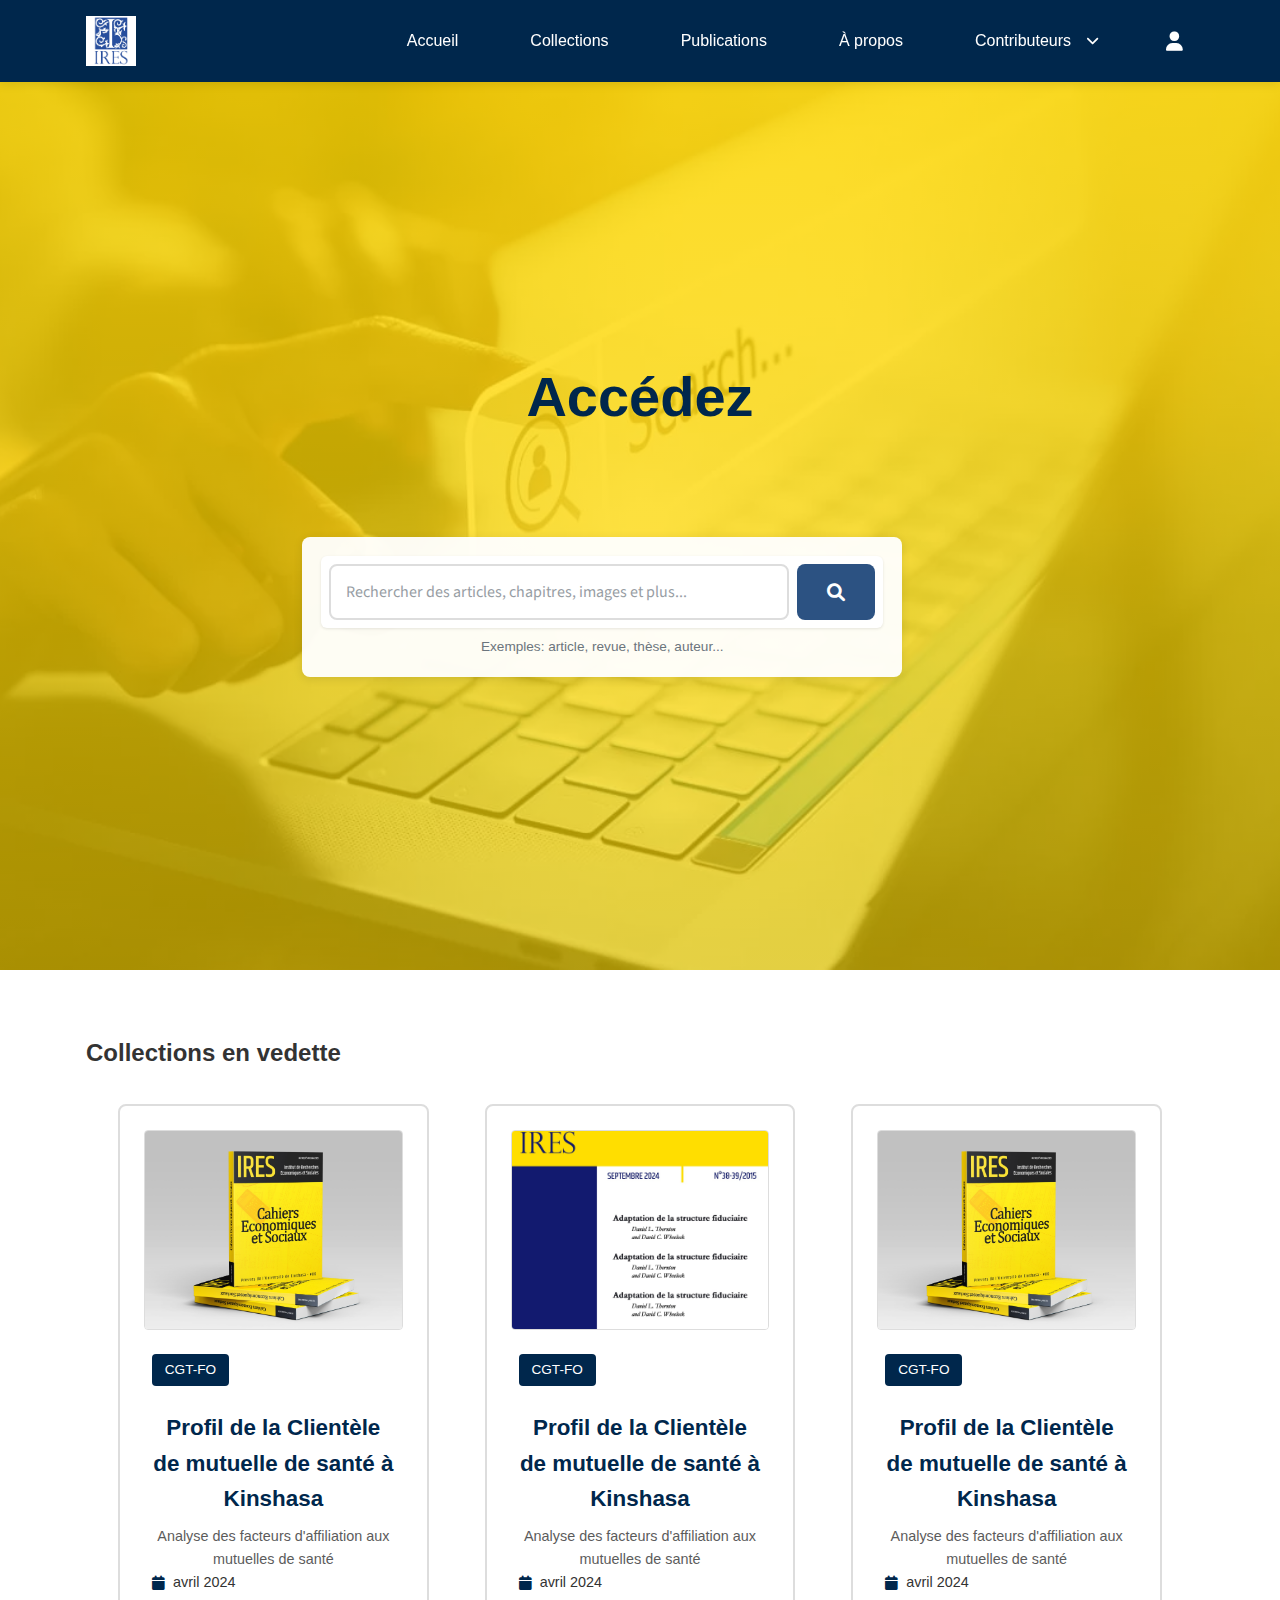
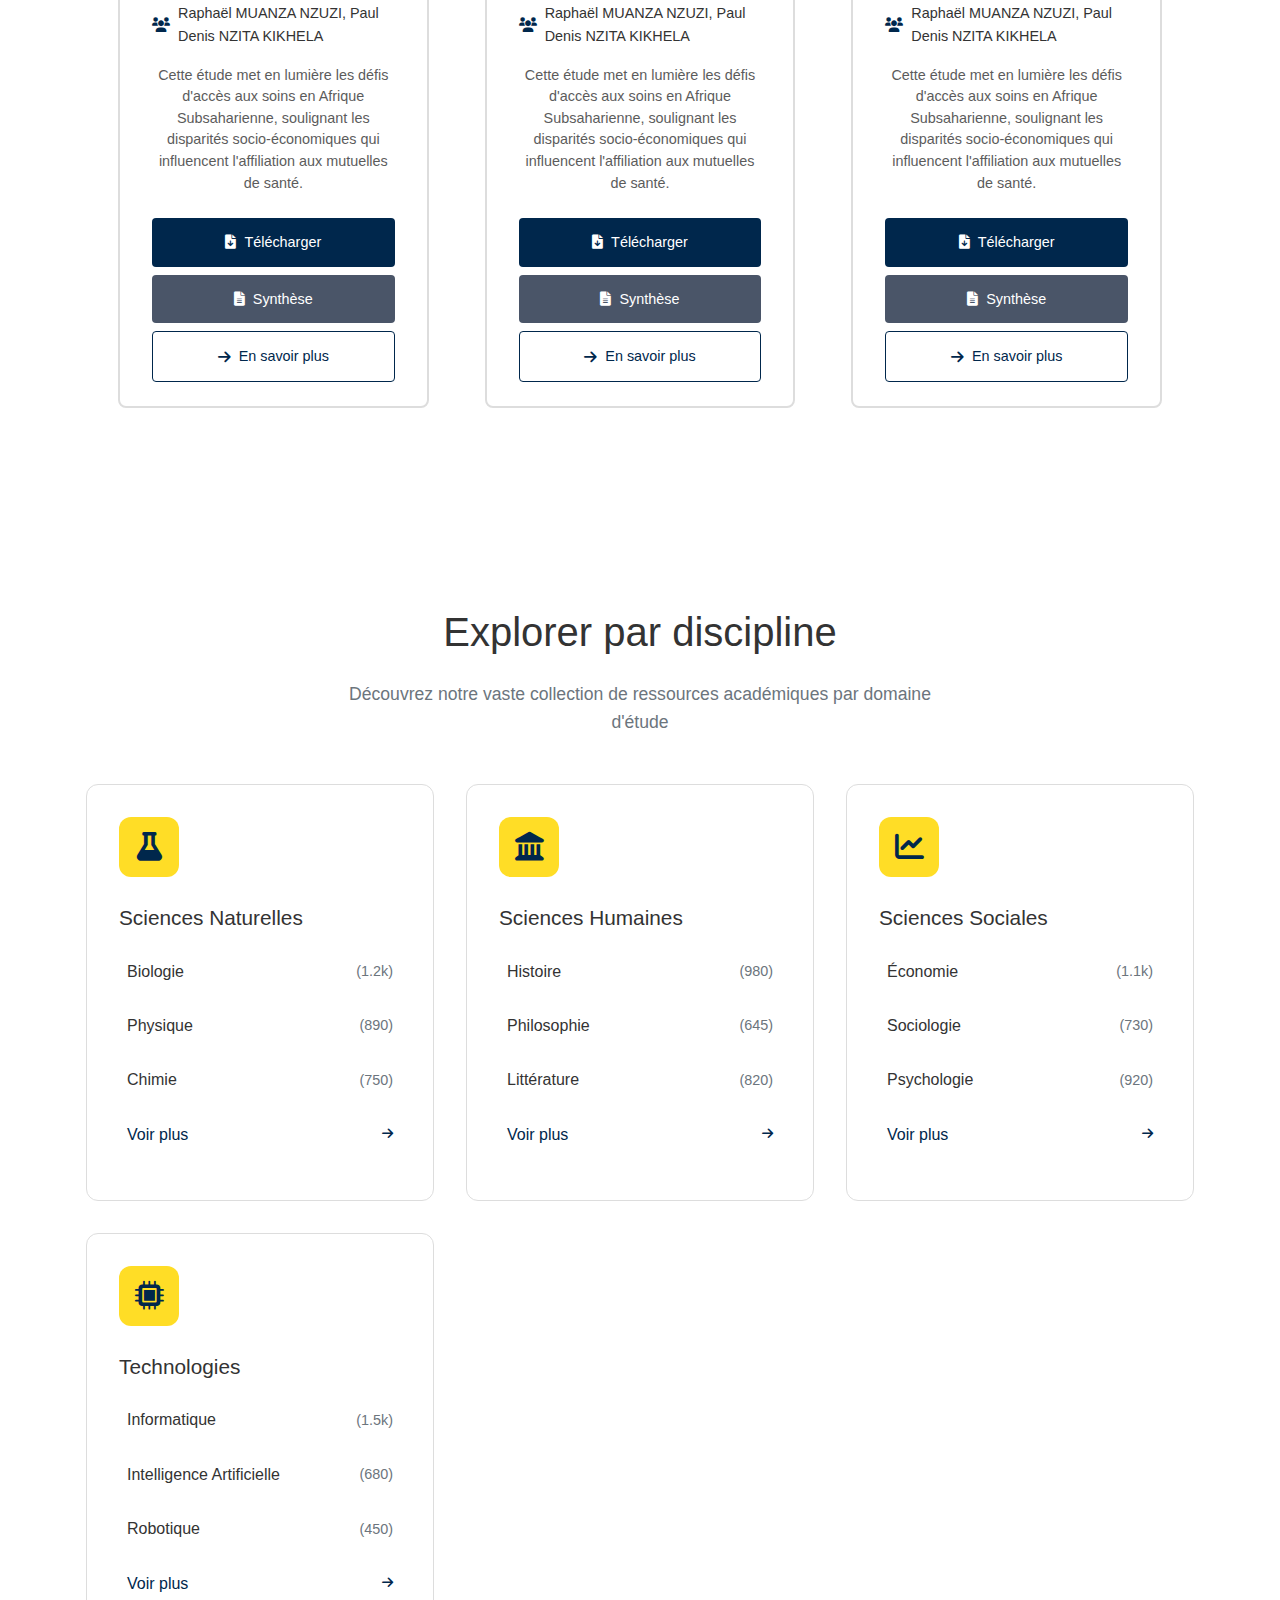
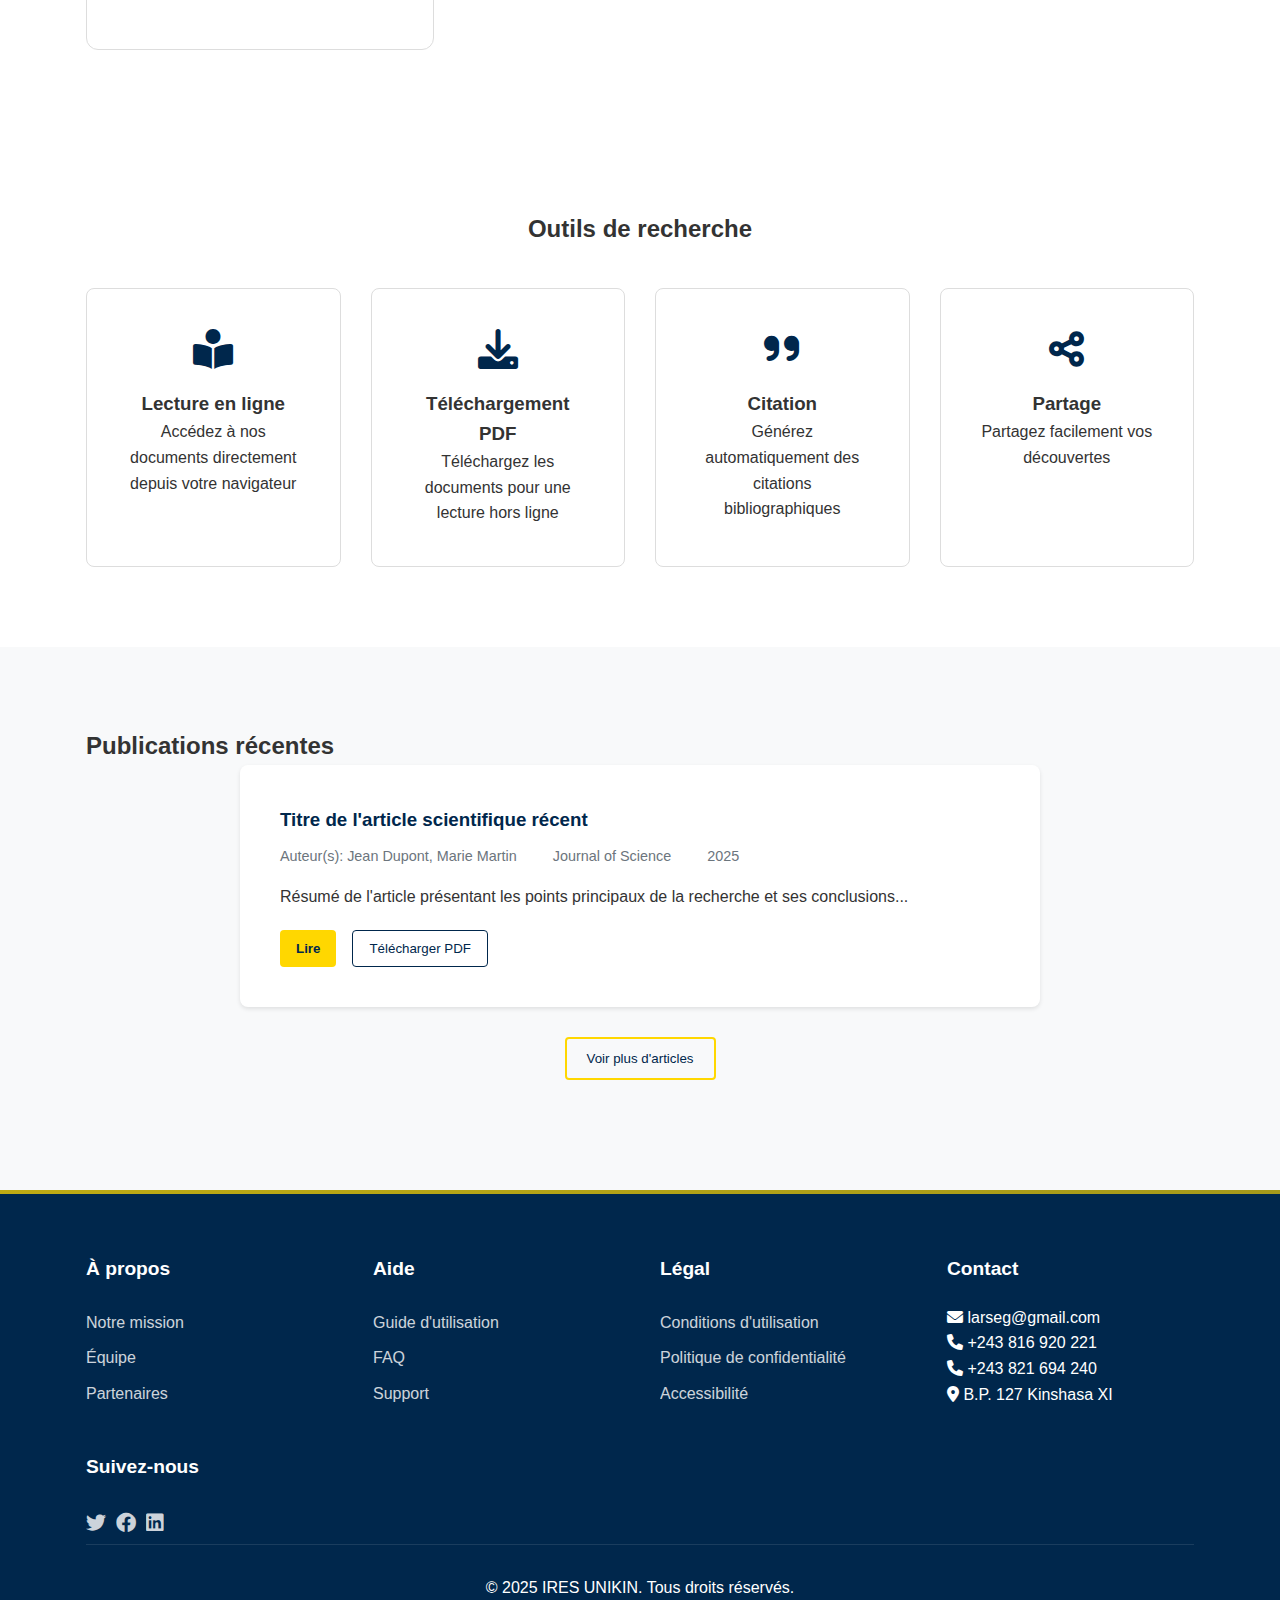
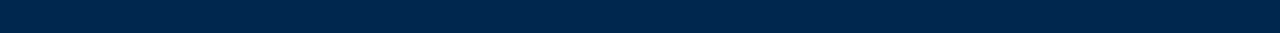
<file: index.html>
<!DOCTYPE html>
<html lang="fr">
<head>
    <meta charset="UTF-8">
    <meta name="viewport" content="width=device-width, initial-scale=1.0">
    <link rel="icon" type="image/jpeg" href="images/logo.jpeg">
    <title>IRES</title>
    <link rel="stylesheet" href="https://cdnjs.cloudflare.com/ajax/libs/font-awesome/6.0.0/css/all.min.css">
    <link rel="preconnect" href="https://fonts.googleapis.com">
    <link rel="preconnect" href="https://fonts.gstatic.com" crossorigin>
    <link href="https://fonts.googleapis.com/css2?family=Crimson+Text:wght@400;600;700&family=Source+Sans+3:wght@300;400;500;600&display=swap" rel="stylesheet">
    <link rel="stylesheet" href="style.css">
</head>
<body>
    <header class="main-header">
        <div class="container">
            <a href="index.html" class="logo">
                <img src="images/logo.jpeg" alt="IRES Logo" class="logo-image">
            </a>
            <button class="menu-toggle" id="menuToggle" aria-label="Toggle navigation">
                <i class="fas fa-bars"></i>
            </button>
            <nav class="main-nav" id="mainNav">
                <ul>
                    <li><a href="index.html">Accueil</a></li>
                    <li><a href="collections.html">Collections</a></li>
                    <li><a href="publication.html">Publications</a></li>
                    <li><a href="#about">À propos</a></li>
                    <li class="dropdown">
                        <a href="#" class="dropdown-toggle">
                            Contributeurs
                            <i class="fas fa-chevron-down"></i>
                        </a>
                        <ul class="dropdown-menu">
                            <li><a href="#editeurs">Éditeurs</a></li>
                            <li><a href="#auteurs">Auteurs</a></li>
                        </ul>
                    </li>
                    <li class="dropdown icon-dropdown">
                        <a href="#" class="dropdown-toggle nav-icon">
                            <i class="fas fa-user"></i>
                        </a>
                        <ul class="dropdown-menu">
                            <li><a href="#profile"><i class="fas fa-user-circle"></i> Profile</a></li>
                            <li><a href="login.html"><i class="fas fa-sign-in-alt"></i> Connexion</a></li>
                            <li><a href="#logout"><i class="fas fa-sign-out-alt"></i> Déconnexion</a></li>
                        </ul>
                    </li>
                </ul>
            </nav>
        </div>
    </header>

    <main>
        <section class="hero">
            <img src="images/library-bg.jpg" alt="Bibliothèque 1" class="hero-image active">
            <img src="images/ires.jpg" alt="Bibliothèque 2" class="hero-image">
            <div class="hero-overlay"></div>
            <div class="hero-content">
                <h1>
                    <span class="typing-text">Accédez</span>
                    <span class="fade-in-text">à la recherche académique</span>
                </h1>
                <div class="search-wrapper">
                    <form class="search-form">
                        <div class="search-input-wrapper">
                            <input type="text" class="search-input" placeholder="Rechercher des articles, chapitres, images et plus...">
                            <button type="submit" class="search-button">
                                <i class="fas fa-search"></i>
                            </button>
                        </div>
                    </form>
                    <div class="search-examples">
                        Exemples: article, revue, thèse, auteur...
                    </div>
                </div>
            </div>
        </section>

        <section class="featured">
            <div class="container">
                <h2>Collections en vedette</h2>
                <div class="featured-grid">
                    <article class="featured-item">
                        <a href="collection.html" class="featured-image">
                            <img src="images/ires1.jpeg" alt="Profil de la Clientèle de mutuelle de santé à Kinshasa">
                        </a>
                        <div class="featured-content">
                            <span class="collection-tag">CGT-FO</span>
                            <h3>Profil de la Clientèle de mutuelle de santé à Kinshasa</h3>
                            <p class="collection-subtitle">Analyse des facteurs d'affiliation aux mutuelles de santé</p>
                            <div class="collection-meta">
                                <span class="date"><i class="fas fa-calendar"></i> avril 2024</span>
                                <span class="authors"><i class="fas fa-users"></i> Raphaël MUANZA NZUZI, Paul Denis NZITA KIKHELA</span>
                            </div>
                            <p class="description">Cette étude met en lumière les défis d'accès aux soins en Afrique Subsaharienne, soulignant les disparités socio-économiques qui influencent l'affiliation aux mutuelles de santé.</p>
                            <div class="collection-actions">
                                <a href="collection.html" class="btn-download"><i class="fas fa-file-download"></i> Télécharger</a>
                                <a href="collection.html" class="btn-synthesis"><i class="fas fa-file-alt"></i> Synthèse</a>
                                <a href="collection.html" class="btn-more"><i class="fas fa-arrow-right"></i> En savoir plus</a>
                            </div>
                        </div>
                    </article>
                    <article class="featured-item">
                        <a href="collection.html" class="featured-image">
                            <img src="images/ires2.jpeg" alt="Innovation sociale">
                        </a>
                        <div class="featured-content">
                            <span class="collection-tag">CGT-FO</span>
                            <h3>Profil de la Clientèle de mutuelle de santé à Kinshasa</h3>
                            <p class="collection-subtitle">Analyse des facteurs d'affiliation aux mutuelles de santé</p>
                            <div class="collection-meta">
                                <span class="date"><i class="fas fa-calendar"></i> avril 2024</span>
                                <span class="authors"><i class="fas fa-users"></i> Raphaël MUANZA NZUZI, Paul Denis NZITA KIKHELA</span>
                            </div>
                            <p class="description">Cette étude met en lumière les défis d'accès aux soins en Afrique Subsaharienne, soulignant les disparités socio-économiques qui influencent l'affiliation aux mutuelles de santé.</p>
                            <div class="collection-actions">
                                <a href="collection.html" class="btn-download"><i class="fas fa-file-download"></i> Télécharger</a>
                                <a href="collection.html" class="btn-synthesis"><i class="fas fa-file-alt"></i> Synthèse</a>
                                <a href="collection.html" class="btn-more"><i class="fas fa-arrow-right"></i> En savoir plus</a>
                            </div>
                        </div>
                    </article>
                    <article class="featured-item">
                        <a href="collection.html" class="featured-image">
                            <img src="images/ires1.jpeg" alt="Économie durable">
                        </a>
                        <div class="featured-content">
                            <span class="collection-tag">CGT-FO</span>
                            <h3>Profil de la Clientèle de mutuelle de santé à Kinshasa</h3>
                            <p class="collection-subtitle">Analyse des facteurs d'affiliation aux mutuelles de santé</p>
                            <div class="collection-meta">
                                <span class="date"><i class="fas fa-calendar"></i> avril 2024</span>
                                <span class="authors"><i class="fas fa-users"></i> Raphaël MUANZA NZUZI, Paul Denis NZITA KIKHELA</span>
                            </div>
                            <p class="description">Cette étude met en lumière les défis d'accès aux soins en Afrique Subsaharienne, soulignant les disparités socio-économiques qui influencent l'affiliation aux mutuelles de santé.</p>
                            <div class="collection-actions">
                                <a href="collection.html" class="btn-download"><i class="fas fa-file-download"></i> Télécharger</a>
                                <a href="collection.html" class="btn-synthesis"><i class="fas fa-file-alt"></i> Synthèse</a>
                                <a href="collection.html" class="btn-more"><i class="fas fa-arrow-right"></i> En savoir plus</a>
                            </div>
                        </div>
                    </article>
                </div>
            </div>
        </section>

        <section class="subjects">
            <div class="container">
                <div class="section-header">
                    <h2>Explorer par discipline</h2>
                    <p class="section-description">Découvrez notre vaste collection de ressources académiques par domaine d'étude</p>
                </div>
                <div class="subjects-grid">
                    <div class="subject-card">
                        <div class="subject-icon">
                            <i class="fas fa-flask"></i>
                        </div>
                        <div class="subject-content">
                            <h3>Sciences Naturelles</h3>
                            <ul>
                                <li><a href="#"><span class="subject-name">Biologie</span> <span class="count">(1.2k)</span></a></li>
                                <li><a href="#"><span class="subject-name">Physique</span> <span class="count">(890)</span></a></li>
                                <li><a href="#"><span class="subject-name">Chimie</span> <span class="count">(750)</span></a></li>
                                <li><a href="#" class="more-link">Voir plus <i class="fas fa-arrow-right"></i></a></li>
                            </ul>
                        </div>
                    </div>
                    <div class="subject-card">
                        <div class="subject-icon">
                            <i class="fas fa-landmark"></i>
                        </div>
                        <div class="subject-content">
                            <h3>Sciences Humaines</h3>
                            <ul>
                                <li><a href="#"><span class="subject-name">Histoire</span> <span class="count">(980)</span></a></li>
                                <li><a href="#"><span class="subject-name">Philosophie</span> <span class="count">(645)</span></a></li>
                                <li><a href="#"><span class="subject-name">Littérature</span> <span class="count">(820)</span></a></li>
                                <li><a href="#" class="more-link">Voir plus <i class="fas fa-arrow-right"></i></a></li>
                            </ul>
                        </div>
                    </div>
                    <div class="subject-card">
                        <div class="subject-icon">
                            <i class="fas fa-chart-line"></i>
                        </div>
                        <div class="subject-content">
                            <h3>Sciences Sociales</h3>
                            <ul>
                                <li><a href="#"><span class="subject-name">Économie</span> <span class="count">(1.1k)</span></a></li>
                                <li><a href="#"><span class="subject-name">Sociologie</span> <span class="count">(730)</span></a></li>
                                <li><a href="#"><span class="subject-name">Psychologie</span> <span class="count">(920)</span></a></li>
                                <li><a href="#" class="more-link">Voir plus <i class="fas fa-arrow-right"></i></a></li>
                            </ul>
                        </div>
                    </div>
                    <div class="subject-card">
                        <div class="subject-icon">
                            <i class="fas fa-microchip"></i>
                        </div>
                        <div class="subject-content">
                            <h3>Technologies</h3>
                            <ul>
                                <li><a href="#"><span class="subject-name">Informatique</span> <span class="count">(1.5k)</span></a></li>
                                <li><a href="#"><span class="subject-name">Intelligence Artificielle</span> <span class="count">(680)</span></a></li>
                                <li><a href="#"><span class="subject-name">Robotique</span> <span class="count">(450)</span></a></li>
                                <li><a href="#" class="more-link">Voir plus <i class="fas fa-arrow-right"></i></a></li>
                            </ul>
                        </div>
                    </div>
                </div>
            </div>
        </section>

        <section class="tools">
            <div class="container">
                <h2>Outils de recherche</h2>
                <div class="tools-grid">
                    <div class="tool-card">
                        <i class="fas fa-book-reader"></i>
                        <h3>Lecture en ligne</h3>
                        <p>Accédez à nos documents directement depuis votre navigateur</p>
                    </div>
                    <div class="tool-card">
                        <i class="fas fa-download"></i>
                        <h3>Téléchargement PDF</h3>
                        <p>Téléchargez les documents pour une lecture hors ligne</p>
                    </div>
                    <div class="tool-card">
                        <i class="fas fa-quote-right"></i>
                        <h3>Citation</h3>
                        <p>Générez automatiquement des citations bibliographiques</p>
                    </div>
                    <div class="tool-card">
                        <i class="fas fa-share-alt"></i>
                        <h3>Partage</h3>
                        <p>Partagez facilement vos découvertes</p>
                    </div>
                </div>
            </div>
        </section>

        <section class="recent">
            <div class="container">
                <h2>Publications récentes</h2>
                <div class="articles-list">
                    <article class="article-item">
                        <h3><a href="#">Titre de l'article scientifique récent</a></h3>
                        <div class="article-meta">
                            <span class="authors">Auteur(s): Jean Dupont, Marie Martin</span>
                            <span class="journal">Journal of Science</span>
                            <span class="date">2025</span>
                        </div>
                        <p class="abstract">Résumé de l'article présentant les points principaux de la recherche et ses conclusions...</p>
                        <div class="article-actions">
                            <button class="btn-primary">Lire</button>
                            <button class="btn-secondary">Télécharger PDF</button>
                        </div>
                    </article>
                    <!-- Répéter pour plusieurs articles -->
                </div>
                <div class="load-more">
                    <button class="btn-outline">Voir plus d'articles</button>
                </div>
            </div>
        </section>
    </main>

    <footer>
        <div class="container">
            <div class="footer-grid">
                <div class="footer-section">
                    <h4>À propos</h4>
                    <ul>
                        <li><a href="#">Notre mission</a></li>
                        <li><a href="#">Équipe</a></li>
                        <li><a href="#">Partenaires</a></li>
                    </ul>
                </div>
                <div class="footer-section">
                    <h4>Aide</h4>
                    <ul>
                        <li><a href="#">Guide d'utilisation</a></li>
                        <li><a href="#">FAQ</a></li>
                        <li><a href="#">Support</a></li>
                    </ul>
                </div>
                <div class="footer-section">
                    <h4>Légal</h4>
                    <ul>
                        <li><a href="#">Conditions d'utilisation</a></li>
                        <li><a href="#">Politique de confidentialité</a></li>
                        <li><a href="#">Accessibilité</a></li>
                    </ul>
                </div>
                <div class="footer-section">
                    <h4>Contact</h4>
                    <ul>
                        <li><i class="fas fa-envelope"></i> larseg@gmail.com</li>
                        <li><i class="fas fa-phone"></i> +243 816 920 221</li>
                        <li><i class="fas fa-phone"></i> +243 821 694 240</li>
                        <li><i class="fas fa-map-marker-alt"></i> B.P. 127 Kinshasa XI</li>
                    </ul>
                </div>
                <div class="footer-section">
                    <h4>Suivez-nous</h4>
                    <div class="social-links">
                        <a href="#"><i class="fab fa-twitter"></i></a>
                        <a href="#"><i class="fab fa-facebook"></i></a>
                        <a href="#"><i class="fab fa-linkedin"></i></a>
                    </div>
                </div>
            </div>
            <div class="footer-bottom">
                <p>&copy; 2025 IRES UNIKIN. Tous droits réservés.</p>
            </div>
        </div>
    </footer>

    <!-- Modal Login -->
    <div id="loginModal" class="modal">
        <div class="modal-content">
            <span class="close">&times;</span>
            <h2>Connexion</h2>
            <form class="login-form">
                <div class="form-group">
                    <label for="email">Email</label>
                    <input type="email" id="email" required>
                </div>
                <div class="form-group">
                    <label for="password">Mot de passe</label>
                    <input type="password" id="password" required>
                </div>
                <button type="submit" class="btn-primary">Se connecter</button>
            </form>
            <p class="text-center">
                <a href="#forgot-password">Mot de passe oublié ?</a>
            </p>
        </div>
    </div>

    <script src="script.js"></script>
</body>
</html>
</file>
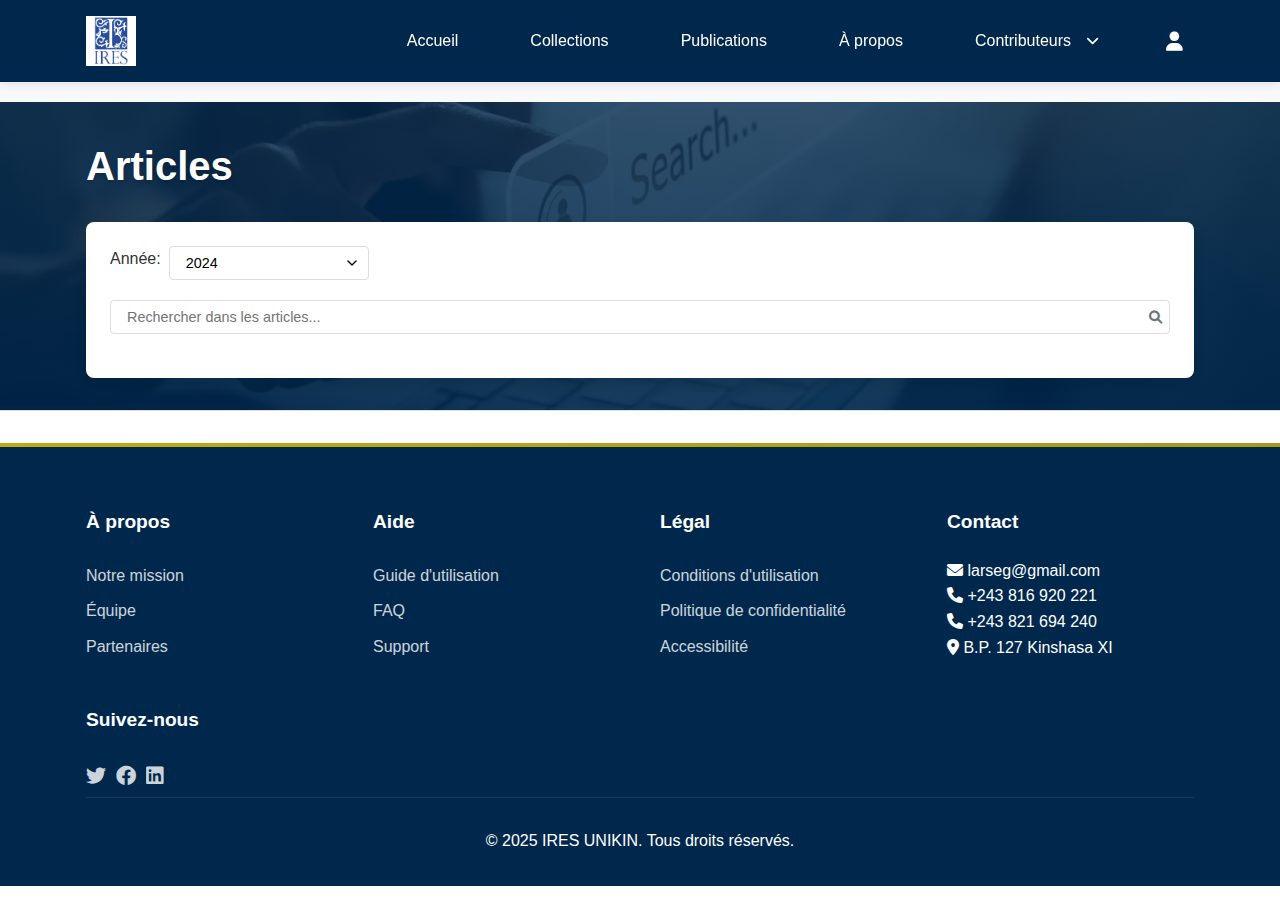
<file: articles.html>
<!DOCTYPE html>
<html lang="fr">
<head>
    <meta charset="UTF-8">
    <meta name="viewport" content="width=device-width, initial-scale=1.0">
    <link rel="icon" type="image/jpeg" href="images/logo.jpeg">
    <title>Articles - IRES</title>
    <link rel="stylesheet" href="https://cdnjs.cloudflare.com/ajax/libs/font-awesome/6.0.0/css/all.min.css">
    <link rel="preconnect" href="https://fonts.googleapis.com">
    <link rel="preconnect" href="https://fonts.gstatic.com" crossorigin>
    <link href="https://fonts.googleapis.com/css2?family=Crimson+Text:wght@400;600;700&family=Source+Sans+3:wght@300;400;500;600&display=swap" rel="stylesheet">
    <link rel="stylesheet" href="style.css">
</head>
<body>
    <header class="main-header">
        <div class="container">
            <a href="index.html" class="logo">
                <img src="images/logo.jpeg" alt="IRES Logo" class="logo-image">
            </a>
            <button class="menu-toggle" id="menuToggle" aria-label="Toggle navigation">
                <i class="fas fa-bars"></i>
            </button>
            <nav class="main-nav" id="mainNav">
                <ul>
                    <li><a href="index.html">Accueil</a></li>
                    <li><a href="collections.html">Collections</a></li>
                    <li><a href="publication.html">Publications</a></li>
                    <li><a href="#about">À propos</a></li>
                    <li class="dropdown">
                        <a href="#" class="dropdown-toggle">
                            Contributeurs
                            <i class="fas fa-chevron-down"></i>
                        </a>
                        <ul class="dropdown-menu">
                            <li><a href="#editeurs">Éditeurs</a></li>
                            <li><a href="#auteurs">Auteurs</a></li>
                        </ul>
                    </li>
                    <li class="dropdown icon-dropdown">
                        <a href="#" class="dropdown-toggle nav-icon">
                            <i class="fas fa-user"></i>
                        </a>
                        <ul class="dropdown-menu">
                            <li><a href="#profile"><i class="fas fa-user-circle"></i> Profile</a></li>
                            <li><a href="login.html"><i class="fas fa-sign-in-alt"></i> Connexion</a></li>
                            <li><a href="#logout"><i class="fas fa-sign-out-alt"></i> Déconnexion</a></li>
                        </ul>
                    </li>
                </ul>
            </nav>
        </div>
    </header>

    <main class="collections-page">
        <div class="collections-header">
            <div class="header-background">
                <img src="images/library-bg.jpg" alt="Library Background" class="bg-image active">
                <div class="overlay"></div>
            </div>
            <div class="container">
                <h1>Articles</h1>
                <div class="collections-filters">
                    <div class="filter-group">
                        <label for="year">Année:</label>
                        <select id="year">
                            <option value="2024">2024</option>
                            <option value="2023">2023</option>
                            <option value="2022">2022</option>
                            <option value="2021">2021</option>
                        </select>
                    </div>
                    <div class="filter-group search">
                        <input type="text" placeholder="Rechercher dans les articles..." id="search">
                        <button type="button" class="search-btn">
                            <i class="fas fa-search"></i>
                        </button>
                    </div>
                </div>
            </div>
        </div>
    </main>

    <footer>
        <div class="container">
            <div class="footer-grid">
                <div class="footer-section">
                    <h4>À propos</h4>
                    <ul>
                        <li><a href="#">Notre mission</a></li>
                        <li><a href="#">Équipe</a></li>
                        <li><a href="#">Partenaires</a></li>
                    </ul>
                </div>
                <div class="footer-section">
                    <h4>Aide</h4>
                    <ul>
                        <li><a href="#">Guide d'utilisation</a></li>
                        <li><a href="#">FAQ</a></li>
                        <li><a href="#">Support</a></li>
                    </ul>
                </div>
                <div class="footer-section">
                    <h4>Légal</h4>
                    <ul>
                        <li><a href="#">Conditions d'utilisation</a></li>
                        <li><a href="#">Politique de confidentialité</a></li>
                        <li><a href="#">Accessibilité</a></li>
                    </ul>
                </div>
                <div class="footer-section">
                    <h4>Contact</h4>
                    <ul>
                        <li><i class="fas fa-envelope"></i> larseg@gmail.com</li>
                        <li><i class="fas fa-phone"></i> +243 816 920 221</li>
                        <li><i class="fas fa-phone"></i> +243 821 694 240</li>
                        <li><i class="fas fa-map-marker-alt"></i> B.P. 127 Kinshasa XI</li>
                    </ul>
                </div>
                <div class="footer-section">
                    <h4>Suivez-nous</h4>
                    <div class="social-links">
                        <a href="#"><i class="fab fa-twitter"></i></a>
                        <a href="#"><i class="fab fa-facebook"></i></a>
                        <a href="#"><i class="fab fa-linkedin"></i></a>
                    </div>
                </div>
            </div>
            <div class="footer-bottom">
                <p>&copy; 2025 IRES UNIKIN. Tous droits réservés.</p>
            </div>
        </div>
    </footer>
    <script src="script.js"></script>
</body>
</html>
</file>
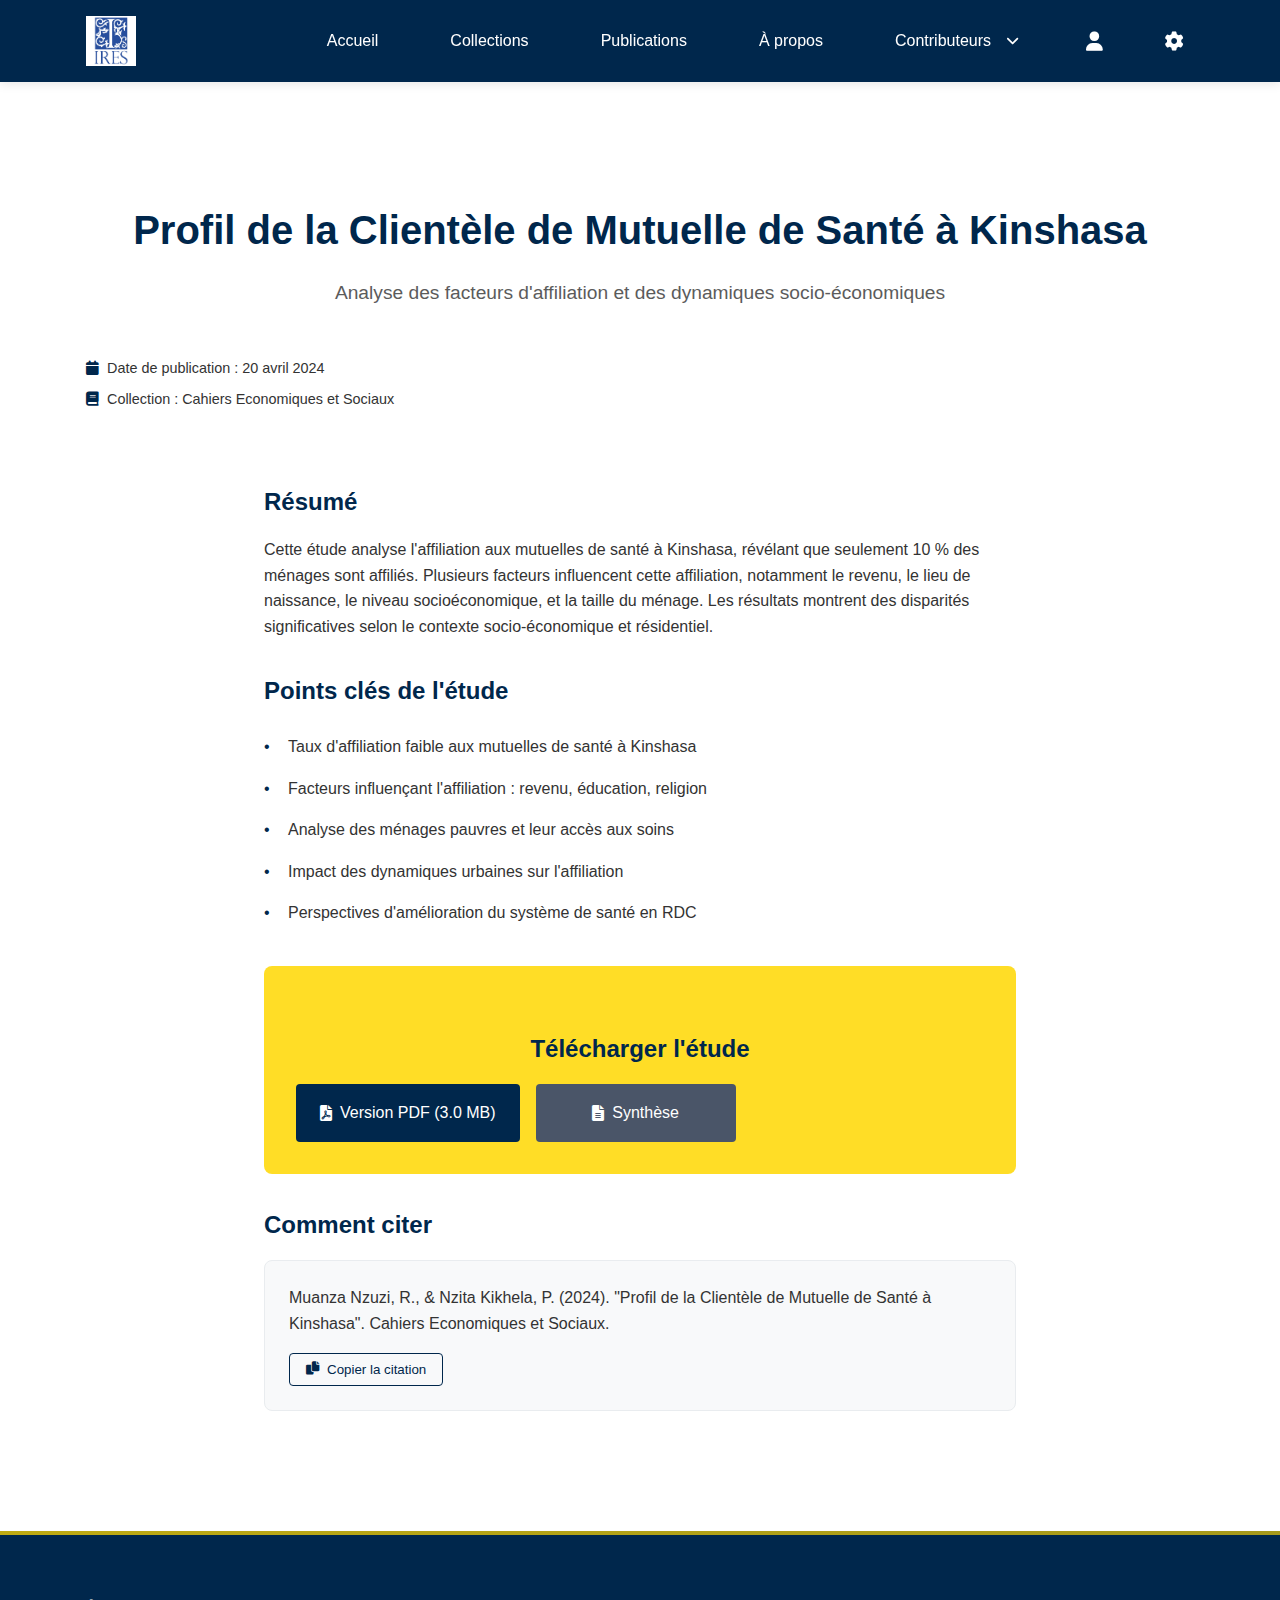
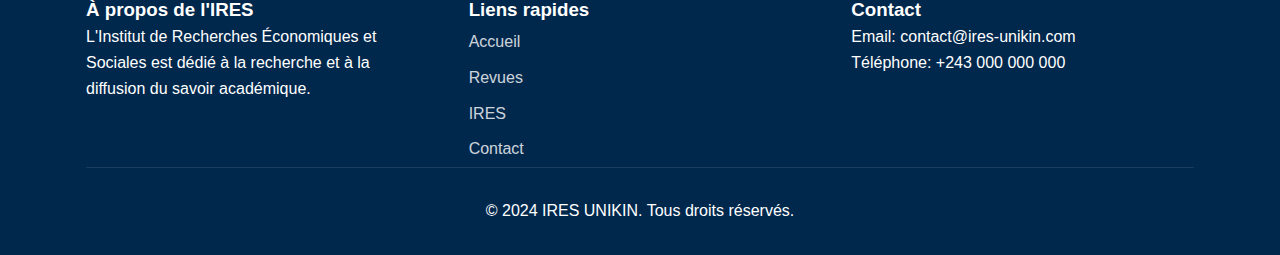
<file: collection.html>
<!DOCTYPE html>
<html lang="fr">
<head>
    <meta charset="UTF-8">
    <meta name="viewport" content="width=device-width, initial-scale=1.0">
    <link rel="icon" type="image/jpeg" href="images/logo.jpeg">
    <title>IRES</title>
    <link rel="stylesheet" href="https://cdnjs.cloudflare.com/ajax/libs/font-awesome/6.0.0/css/all.min.css">
    <link rel="preconnect" href="https://fonts.googleapis.com">
    <link rel="preconnect" href="https://fonts.gstatic.com" crossorigin>
    <link href="https://fonts.googleapis.com/css2?family=Crimson+Text:wght@400;600;700&family=Source+Sans+3:wght@300;400;500;600&display=swap" rel="stylesheet">
    <link rel="stylesheet" href="style.css">
</head>
<body>
    <header class="main-header">
        <div class="container">
            <a href="index.html" class="logo">
                <img src="images/logo.jpeg" alt="IRES Logo" class="logo-image">
            </a>
            <button class="menu-toggle" id="menuToggle" aria-label="Toggle navigation">
                <i class="fas fa-bars"></i>
            </button>
            <nav class="main-nav" id="mainNav">
                <ul>
                    <li><a href="index.html">Accueil</a></li>
                    <li><a href="collections.html">Collections</a></li>
                    <li><a href="#publications">Publications</a></li>
                    <li><a href="#about">À propos</a></li>
                    <li class="dropdown">
                        <a href="#" class="dropdown-toggle">
                            Contributeurs
                            <i class="fas fa-chevron-down"></i>
                        </a>
                        <ul class="dropdown-menu">
                            <li><a href="#editeurs">Éditeurs</a></li>
                            <li><a href="#auteurs">Auteurs</a></li>
                        </ul>
                    </li>
                    <li class="dropdown icon-dropdown">
                        <a href="#" class="dropdown-toggle nav-icon">
                            <i class="fas fa-user"></i>
                        </a>
                        <ul class="dropdown-menu">
                            <li><a href="#profile"><i class="fas fa-user-circle"></i> Profile</a></li>
                            <li><a href="login.html"><i class="fas fa-sign-in-alt"></i> Connexion</a></li>
                            <li><a href="#logout"><i class="fas fa-sign-out-alt"></i> Déconnexion</a></li>
                        </ul>
                    </li>
                    <li class="dropdown icon-dropdown">
                        <a href="#" class="dropdown-toggle nav-icon">
                            <i class="fas fa-cog"></i>
                        </a>
                        <ul class="dropdown-menu">
                            <li><a href="#settings"><i class="fas fa-sliders-h"></i> Paramètres</a></li>
                            <li><a href="#help"><i class="fas fa-question-circle"></i> Aide</a></li>
                        </ul>
                    </li>
                </ul>
            </nav>
        </div>
    </header>

    <main>
        <section class="collection-detail">
            <div class="container">
                <div class="collection-header">
                    <h1>Profil de la Clientèle de Mutuelle de Santé à Kinshasa</h1>
                    <p class="subtitle">Analyse des facteurs d'affiliation et des dynamiques socio-économiques</p>
                </div>
        
                <div class="collection-meta">
                    <div class="meta-item">
                        <i class="fas fa-calendar"></i>
                        <span>Date de publication : 20 avril 2024</span>
                    </div>
                    <div class="meta-item">
                        <i class="fas fa-book"></i>
                        <span>Collection : Cahiers Economiques et Sociaux</span>
                    </div>
                </div>
        
                <div class="collection-content">
                    <h2>Résumé</h2>
                    <p>Cette étude analyse l'affiliation aux mutuelles de santé à Kinshasa, révélant que seulement 10 % des ménages sont affiliés. Plusieurs facteurs influencent cette affiliation, notamment le revenu, le lieu de naissance, le niveau socioéconomique, et la taille du ménage. Les résultats montrent des disparités significatives selon le contexte socio-économique et résidentiel.</p>
        
                    <h2>Points clés de l'étude</h2>
                    <ul class="key-points">
                        <li>Taux d'affiliation faible aux mutuelles de santé à Kinshasa</li>
                        <li>Facteurs influençant l'affiliation : revenu, éducation, religion</li>
                        <li>Analyse des ménages pauvres et leur accès aux soins</li>
                        <li>Impact des dynamiques urbaines sur l'affiliation</li>
                        <li>Perspectives d'amélioration du système de santé en RDC</li>
                    </ul>
        
                    <div class="download-section">
                        <h2>Télécharger l'étude</h2>
                        <div class="download-buttons">
                            <a href="#" class="download-button">
                                <i class="fas fa-file-pdf"></i>
                                Version PDF (3.0 MB)
                            </a>
                            <a href="#" class="synthesis-button">
                                <i class="fas fa-file-alt"></i>
                                Synthèse
                            </a>
                        </div>
                    </div>
        
                    <div class="citation-section">
                        <h2>Comment citer</h2>
                        <div class="citation-box">
                            <p>Muanza Nzuzi, R., & Nzita Kikhela, P. (2024). "Profil de la Clientèle de Mutuelle de Santé à Kinshasa". Cahiers Economiques et Sociaux.</p>
                            <button class="copy-citation">
                                <i class="fas fa-copy"></i>
                                Copier la citation
                            </button>
                        </div>
                    </div>
                </div>
            </div>
        </section>
        
    </main>
    <script src="script.js"></script>
    <footer>
        <div class="container">
            <div class="footer-grid">
                <div class="footer-section">
                    <h3>À propos de l'IRES</h3>
                    <p>L'Institut de Recherches Économiques et Sociales est dédié à la recherche et à la diffusion du savoir académique.</p>
                </div>
                <div class="footer-section">
                    <h3>Liens rapides</h3>
                    <ul>
                        <li><a href="index.html">Accueil</a></li>
                        <li><a href="revue.html">Revues</a></li>
                        <li><a href="ires.html">IRES</a></li>
                        <li><a href="#">Contact</a></li>
                    </ul>
                </div>
                <div class="footer-section">
                    <h3>Contact</h3>
                    <p>Email: contact@ires-unikin.com</p>
                    <p>Téléphone: +243 000 000 000</p>
                </div>
            </div>
            <div class="footer-bottom">
                <p>&copy; 2024 IRES UNIKIN. Tous droits réservés.</p>
            </div>
        </div>
    </footer>

</body>
</html>
</file>
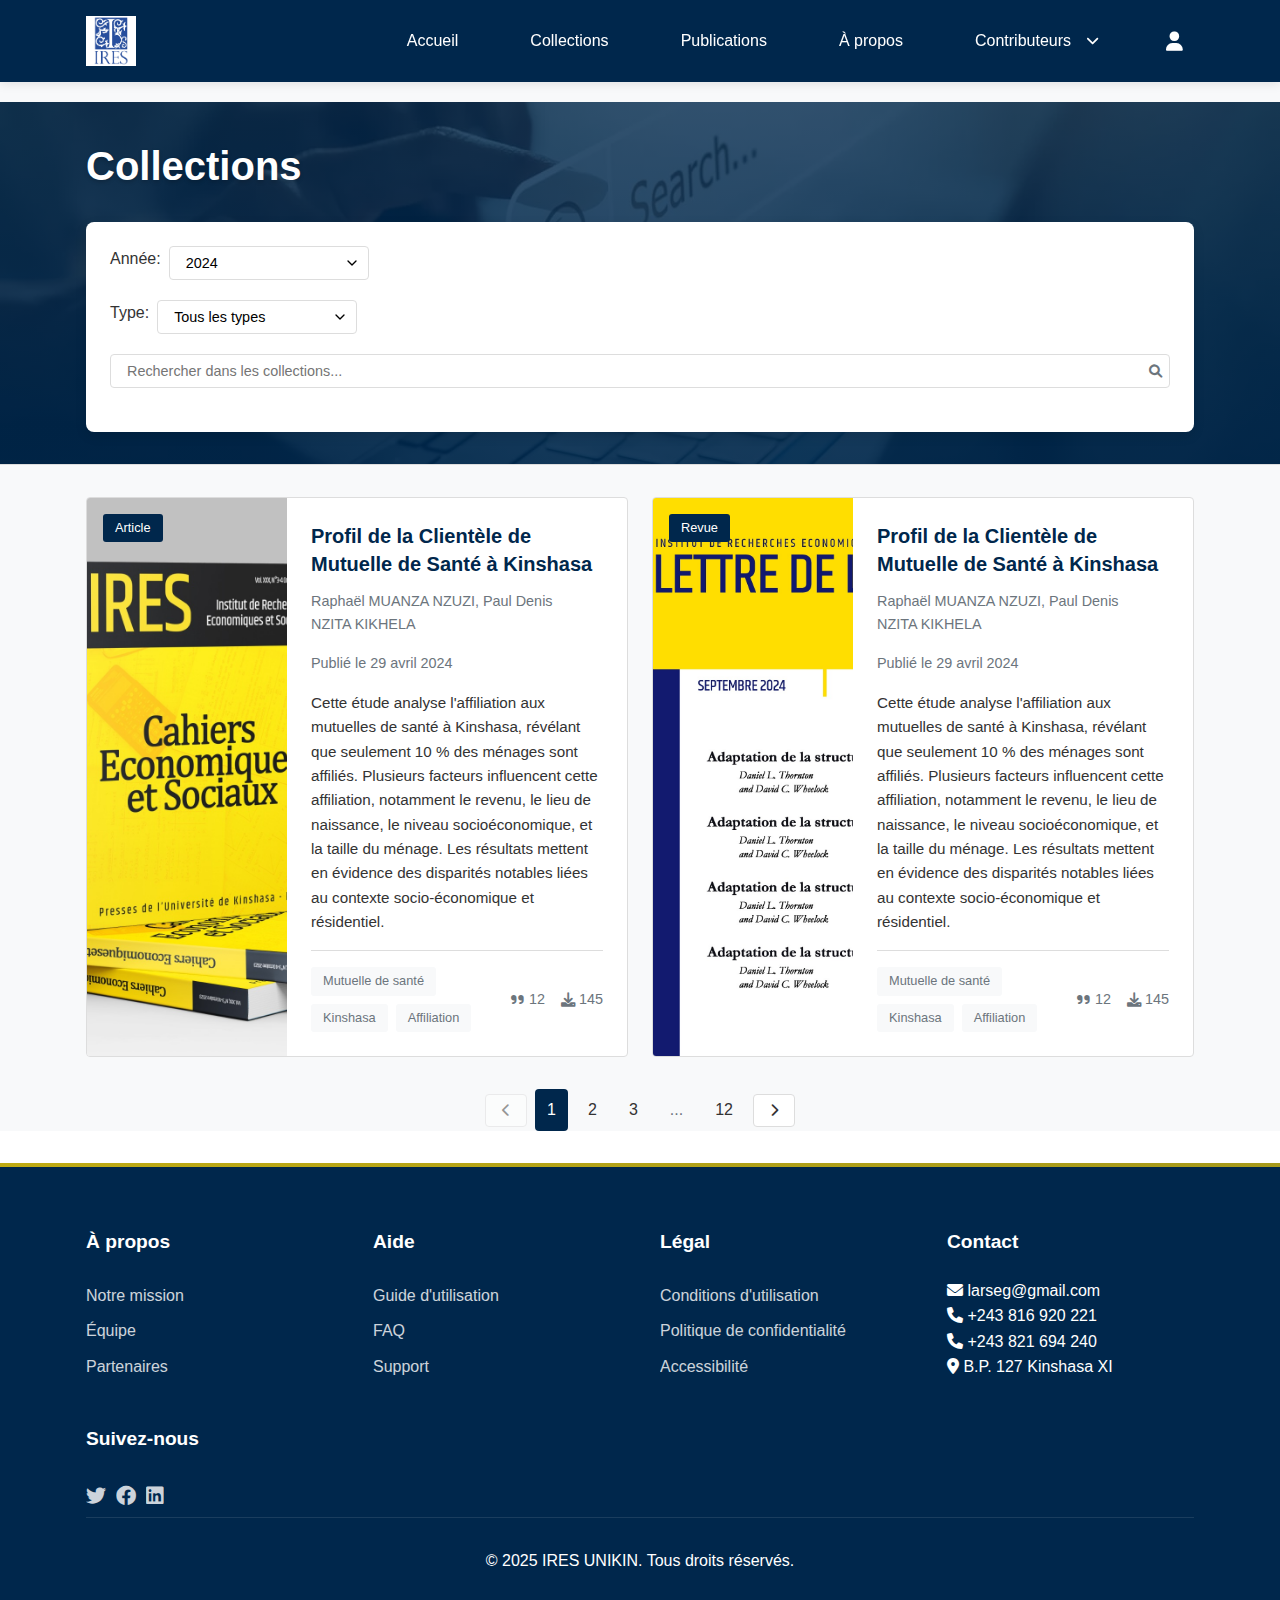
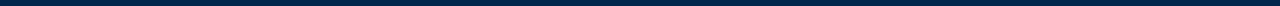
<file: collections.html>
<!DOCTYPE html>
<html lang="fr">
<head>
    <meta charset="UTF-8">
    <meta name="viewport" content="width=device-width, initial-scale=1.0">
    <link rel="icon" type="image/jpeg" href="images/logo.jpeg">
    <title>Collections - IRES</title>
    <link rel="stylesheet" href="https://cdnjs.cloudflare.com/ajax/libs/font-awesome/6.0.0/css/all.min.css">
    <link rel="preconnect" href="https://fonts.googleapis.com">
    <link rel="preconnect" href="https://fonts.gstatic.com" crossorigin>
    <link href="https://fonts.googleapis.com/css2?family=Crimson+Text:wght@400;600;700&family=Source+Sans+3:wght@300;400;500;600&display=swap" rel="stylesheet">
    <link rel="stylesheet" href="style.css">
</head>
<body>
    <header class="main-header">
        <div class="container">
            <a href="index.html" class="logo">
                <img src="images/logo.jpeg" alt="IRES Logo" class="logo-image">
            </a>
            <button class="menu-toggle" id="menuToggle" aria-label="Toggle navigation">
                <i class="fas fa-bars"></i>
            </button>
            <nav class="main-nav" id="mainNav">
                <ul>
                    <li><a href="index.html">Accueil</a></li>
                    <li><a href="collections.html">Collections</a></li>
                    <li><a href="publication.html">Publications</a></li>
                    <li><a href="#about">À propos</a></li>
                    <li class="dropdown">
                        <a href="#" class="dropdown-toggle">
                            Contributeurs
                            <i class="fas fa-chevron-down"></i>
                        </a>
                        <ul class="dropdown-menu">
                            <li><a href="#editeurs">Éditeurs</a></li>
                            <li><a href="#auteurs">Auteurs</a></li>
                        </ul>
                    </li>
                    <li class="dropdown icon-dropdown">
                        <a href="#" class="dropdown-toggle nav-icon">
                            <i class="fas fa-user"></i>
                        </a>
                        <ul class="dropdown-menu">
                            <li><a href="#profile"><i class="fas fa-user-circle"></i> Profile</a></li>
                            <li><a href="login.html"><i class="fas fa-sign-in-alt"></i> Connexion</a></li>
                            <li><a href="#logout"><i class="fas fa-sign-out-alt"></i> Déconnexion</a></li>
                        </ul>
                    </li>
                </ul>
            </nav>
        </div>
    </header>

    <main class="collections-page">
        <div class="collections-header">
            <div class="header-background">
                <img src="images/library-bg.jpg" alt="Library Background" class="bg-image active">
                <img src="images/library-bg1.jpg" alt="Library Background" class="bg-image">
                <div class="overlay"></div>
            </div>
            <div class="container">
                <h1>Collections</h1>
                <div class="collections-filters">
                    <div class="filter-group">
                        <label for="year">Année:</label>
                        <select id="year">
                            <option value="2024">2024</option>
                            <option value="2023">2023</option>
                            <option value="2022">2022</option>
                            <option value="2021">2021</option>
                        </select>
                    </div>
                    <div class="filter-group">
                        <label for="type">Type:</label>
                        <select id="type">
                            <option value="all">Tous les types</option>
                            <option value="article">Article</option>
                            <option value="review">Revue</option>
                            <option value="thesis">Thèse</option>
                        </select>
                    </div>
                    <div class="filter-group search">
                        <input type="text" placeholder="Rechercher dans les collections..." id="search">
                        <button type="button" class="search-btn">
                            <i class="fas fa-search"></i>
                        </button>
                    </div>
                </div>
            </div>
        </div>

        <div class="container">
            <div class="collections-grid">
                <!-- Article Example 1 -->
                <article class="collection-item">
                    <div class="article-cover">
                        <img src="images/ires1.jpeg" alt="Cover image" class="cover-image">
                        <div class="article-type">Article</div>
                    </div>
                    <div class="article-content">
                        <h2 class="article-title">
                            <a href="#">Profil de la Clientèle de Mutuelle de Santé à Kinshasa</a>
                        </h2>
                        <div class="article-meta">
                            <span class="authors">Raphaël MUANZA NZUZI, Paul Denis NZITA KIKHELA</span>
                            <span class="date">Publié le 29 avril 2024</span>
                        </div>
                        <p class="article-abstract">
                            Cette étude analyse l'affiliation aux mutuelles de santé à Kinshasa, révélant que seulement 10 % des ménages sont affiliés. Plusieurs facteurs influencent cette affiliation, notamment le revenu, le lieu de naissance, le niveau socioéconomique, et la taille du ménage. Les résultats mettent en évidence des disparités notables liées au contexte socio-économique et résidentiel.
                        </p>
                        <div class="article-footer">
                            <div class="tags">
                                <span class="tag">Mutuelle de santé</span>
                                <span class="tag">Kinshasa</span>
                                <span class="tag">Affiliation</span>
                            </div>
                            <div class="metrics">
                                <span class="citations" title="Citations">
                                    <i class="fas fa-quote-right"></i> 12
                                </span>
                                <span class="downloads" title="Téléchargements">
                                    <i class="fas fa-download"></i> 145
                                </span>
                            </div>
                        </div>
                    </div>
                    
                </article>

                <!-- Article Example 2 -->
                <article class="collection-item">
                    <div class="article-cover">
                        <img src="images/ires2.jpeg" alt="Cover image" class="cover-image">
                        <div class="article-type">Revue</div>
                    </div>
                    <div class="article-content">
                        <h2 class="article-title">
                            <a href="#">Profil de la Clientèle de Mutuelle de Santé à Kinshasa</a>
                        </h2>
                        <div class="article-meta">
                            <span class="authors">Raphaël MUANZA NZUZI, Paul Denis NZITA KIKHELA</span>
                            <span class="date">Publié le 29 avril 2024</span>
                        </div>
                        <p class="article-abstract">
                            Cette étude analyse l'affiliation aux mutuelles de santé à Kinshasa, révélant que seulement 10 % des ménages sont affiliés. Plusieurs facteurs influencent cette affiliation, notamment le revenu, le lieu de naissance, le niveau socioéconomique, et la taille du ménage. Les résultats mettent en évidence des disparités notables liées au contexte socio-économique et résidentiel.
                        </p>
                        <div class="article-footer">
                            <div class="tags">
                                <span class="tag">Mutuelle de santé</span>
                                <span class="tag">Kinshasa</span>
                                <span class="tag">Affiliation</span>
                            </div>
                            <div class="metrics">
                                <span class="citations" title="Citations">
                                    <i class="fas fa-quote-right"></i> 12
                                </span>
                                <span class="downloads" title="Téléchargements">
                                    <i class="fas fa-download"></i> 145
                                </span>
                            </div>
                        </div>
                    </div>
                    
                </article>
            </div>

            <div class="pagination">
                <button class="pagination-btn" disabled>
                    <i class="fas fa-chevron-left"></i>
                </button>
                <span class="page-number active">1</span>
                <span class="page-number">2</span>
                <span class="page-number">3</span>
                <span class="page-dots">...</span>
                <span class="page-number">12</span>
                <button class="pagination-btn">
                    <i class="fas fa-chevron-right"></i>
                </button>
            </div>
        </div>
    </main>

    <footer>
        <div class="container">
            <div class="footer-grid">
                <div class="footer-section">
                    <h4>À propos</h4>
                    <ul>
                        <li><a href="#">Notre mission</a></li>
                        <li><a href="#">Équipe</a></li>
                        <li><a href="#">Partenaires</a></li>
                    </ul>
                </div>
                <div class="footer-section">
                    <h4>Aide</h4>
                    <ul>
                        <li><a href="#">Guide d'utilisation</a></li>
                        <li><a href="#">FAQ</a></li>
                        <li><a href="#">Support</a></li>
                    </ul>
                </div>
                <div class="footer-section">
                    <h4>Légal</h4>
                    <ul>
                        <li><a href="#">Conditions d'utilisation</a></li>
                        <li><a href="#">Politique de confidentialité</a></li>
                        <li><a href="#">Accessibilité</a></li>
                    </ul>
                </div>
                <div class="footer-section">
                    <h4>Contact</h4>
                    <ul>
                        <li><i class="fas fa-envelope"></i> larseg@gmail.com</li>
                        <li><i class="fas fa-phone"></i> +243 816 920 221</li>
                        <li><i class="fas fa-phone"></i> +243 821 694 240</li>
                        <li><i class="fas fa-map-marker-alt"></i> B.P. 127 Kinshasa XI</li>
                    </ul>
                </div>
                <div class="footer-section">
                    <h4>Suivez-nous</h4>
                    <div class="social-links">
                        <a href="#"><i class="fab fa-twitter"></i></a>
                        <a href="#"><i class="fab fa-facebook"></i></a>
                        <a href="#"><i class="fab fa-linkedin"></i></a>
                    </div>
                </div>
            </div>
            <div class="footer-bottom">
                <p>&copy; 2025 IRES UNIKIN. Tous droits réservés.</p>
            </div>
        </div>
    </footer>
    <script src="script.js"></script>
    <script>
        document.addEventListener('DOMContentLoaded', function() {
            const menuToggle = document.getElementById('menuToggle');
            const mainNav = document.getElementById('mainNav');
            
            menuToggle.addEventListener('click', function() {
                mainNav.classList.toggle('active');
                menuToggle.classList.toggle('active');
            });

            document.addEventListener('click', function(e) {
                if (!mainNav.contains(e.target) && !menuToggle.contains(e.target)) {
                    mainNav.classList.remove('active');
                    menuToggle.classList.remove('active');
                }
            });
        });
    </script>
</body>
</html>
</file>
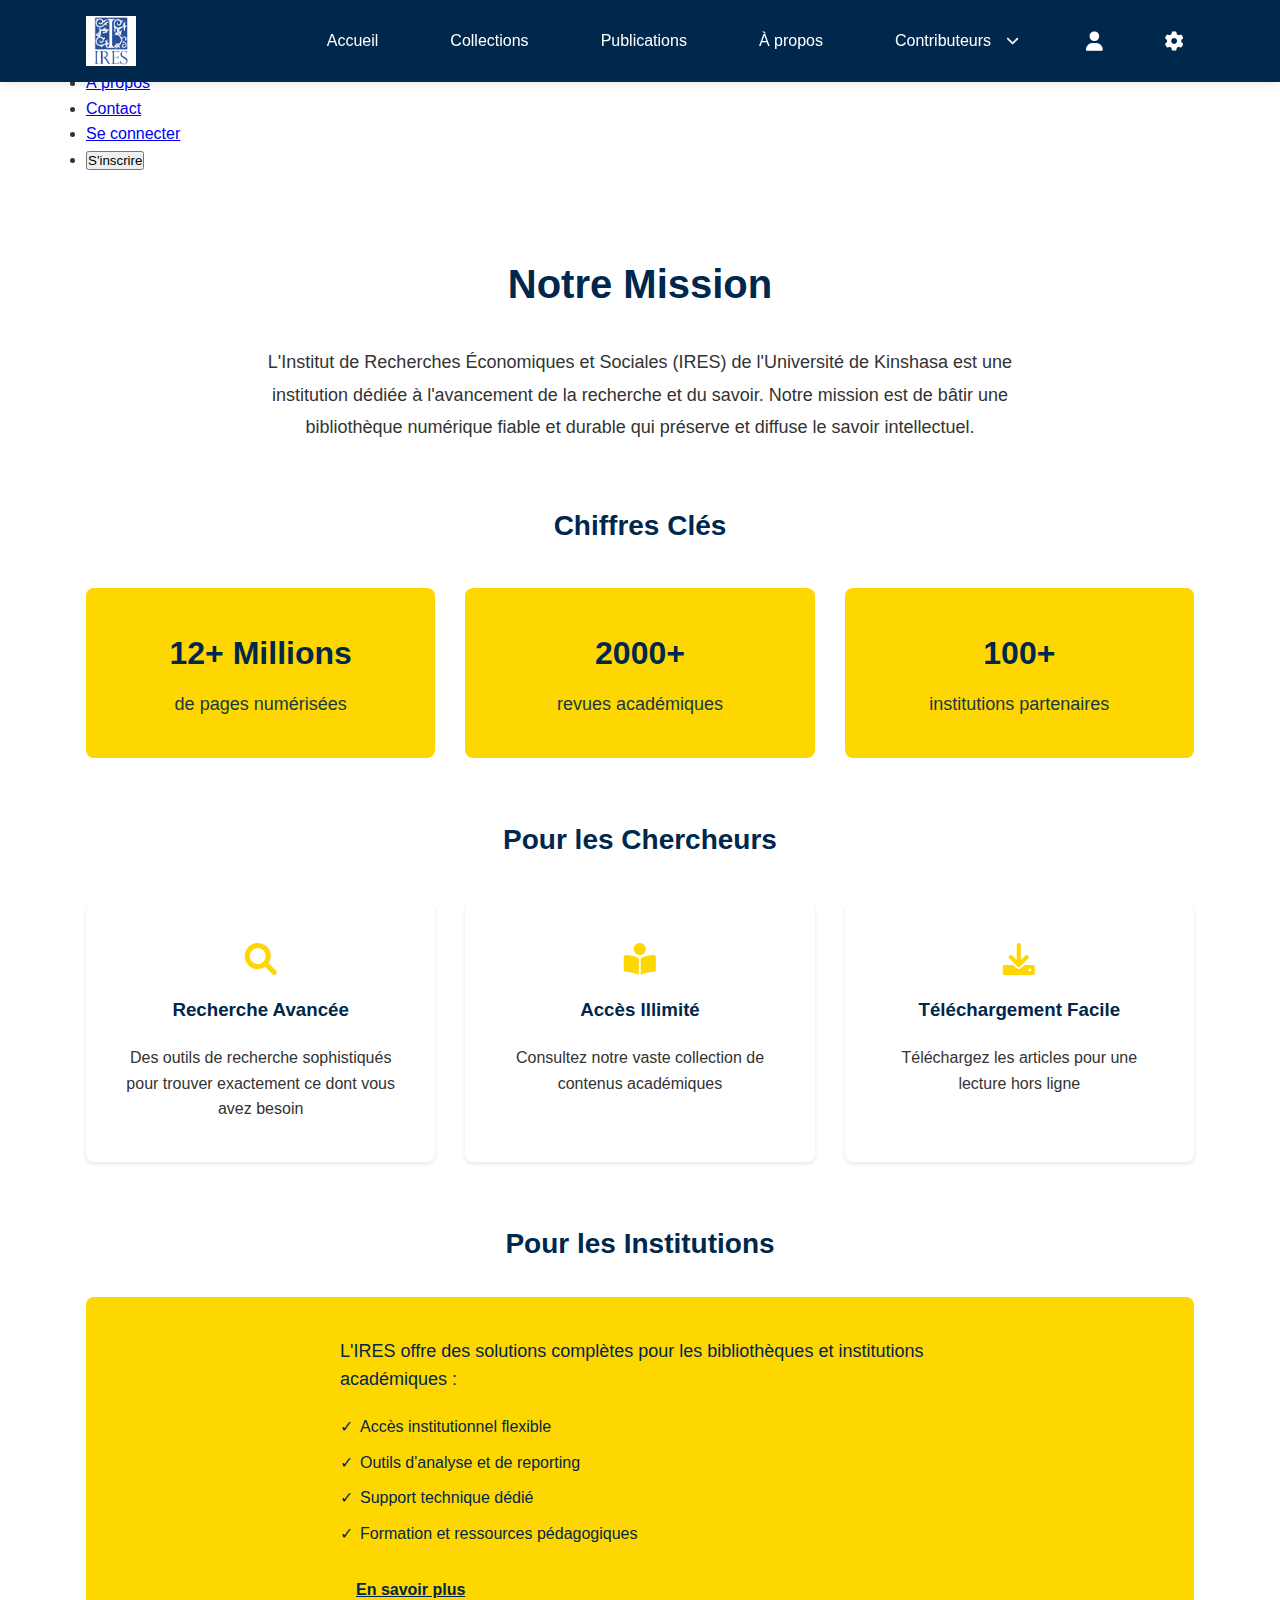
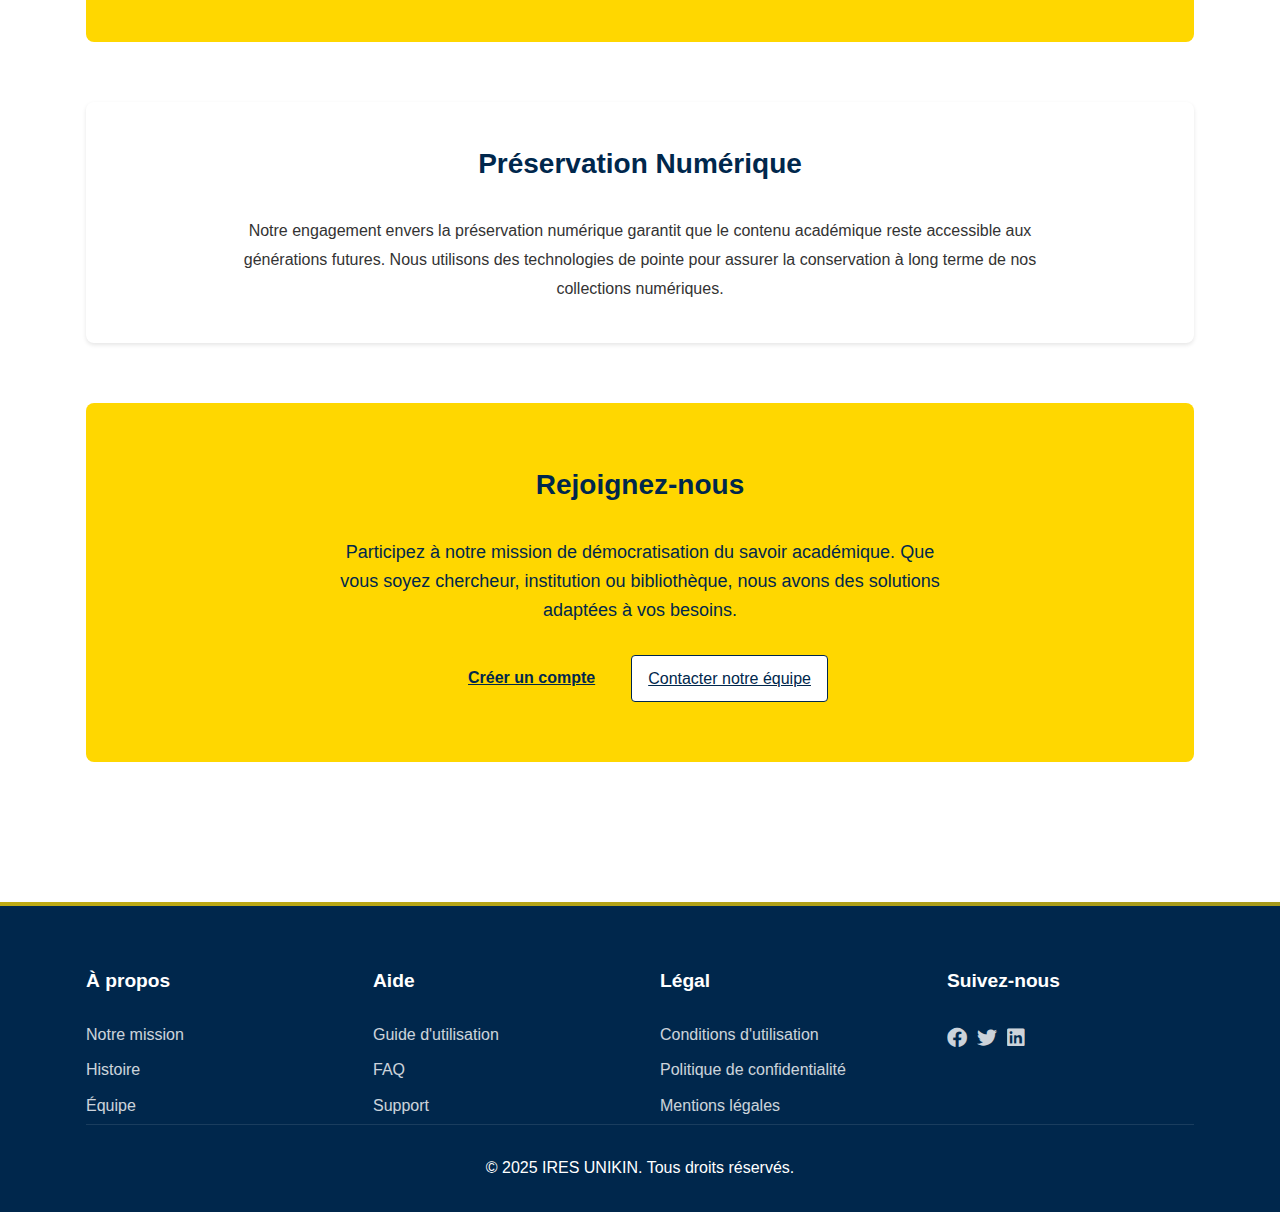
<file: ires.html>
<!DOCTYPE html>
<html lang="fr">
<head>
    <meta charset="UTF-8">
    <meta name="viewport" content="width=device-width, initial-scale=1.0">
    <title>À propos de l'IRES | IRES UNIKIN</title>
    <link rel="stylesheet" href="https://cdnjs.cloudflare.com/ajax/libs/font-awesome/6.0.0/css/all.min.css">
    <link rel="stylesheet" href="style.css">
</head>
<body>
    <!-- Top Navigation -->
    <div class="top-bar">
        <div class="container">
            <nav class="top-nav">
                <ul>
                    <li><a href="ires.html">À propos</a></li>
                    <li><a href="#">Contact</a></li>
                    <li><a href="#" data-action="login">Se connecter</a></li>
                    <li><button class="register-btn">S'inscrire</button></li>
                </ul>
            </nav>
        </div>
    </div>

    <!-- Main Header -->
    <header class="main-header">
        <div class="container">
            <a href="index.html" class="logo">
                <img src="images/logo.jpeg" alt="IRES Logo" class="logo-image">
            </a>
            <button class="menu-toggle" id="menuToggle" aria-label="Toggle navigation">
                <i class="fas fa-bars"></i>
            </button>
            <nav class="main-nav" id="mainNav">
                <ul>
                    <li><a href="index.html">Accueil</a></li>
                    <li><a href="collections.html">Collections</a></li>
                    <li><a href="#publications">Publications</a></li>
                    <li><a href="#about">À propos</a></li>
                    <li class="dropdown">
                        <a href="#" class="dropdown-toggle">
                            Contributeurs
                            <i class="fas fa-chevron-down"></i>
                        </a>
                        <ul class="dropdown-menu">
                            <li><a href="#editeurs">Éditeurs</a></li>
                            <li><a href="#auteurs">Auteurs</a></li>
                        </ul>
                    </li>
                    <li class="dropdown icon-dropdown">
                        <a href="#" class="dropdown-toggle nav-icon">
                            <i class="fas fa-user"></i>
                        </a>
                        <ul class="dropdown-menu">
                            <li><a href="#profile"><i class="fas fa-user-circle"></i> Profile</a></li>
                            <li><a href="login.html"><i class="fas fa-sign-in-alt"></i> Connexion</a></li>
                            <li><a href="#logout"><i class="fas fa-sign-out-alt"></i> Déconnexion</a></li>
                        </ul>
                    </li>
                    <li class="dropdown icon-dropdown">
                        <a href="#" class="dropdown-toggle nav-icon">
                            <i class="fas fa-cog"></i>
                        </a>
                        <ul class="dropdown-menu">
                            <li><a href="#settings"><i class="fas fa-sliders-h"></i> Paramètres</a></li>
                            <li><a href="#help"><i class="fas fa-question-circle"></i> Aide</a></li>
                        </ul>
                    </li>
                </ul>
            </nav>
        </div>
    </header>

    <!-- About IRES Content -->
    <main class="about-ires">
        <div class="container">
            <section class="mission">
                <h1>Notre Mission</h1>
                <p>L'Institut de Recherches Économiques et Sociales (IRES) de l'Université de Kinshasa est une institution dédiée à l'avancement de la recherche et du savoir. Notre mission est de bâtir une bibliothèque numérique fiable et durable qui préserve et diffuse le savoir intellectuel.</p>
            </section>

            <section class="key-facts">
                <h2>Chiffres Clés</h2>
                <div class="facts-grid">
                    <div class="fact-item">
                        <h3>12+ Millions</h3>
                        <p>de pages numérisées</p>
                    </div>
                    <div class="fact-item">
                        <h3>2000+</h3>
                        <p>revues académiques</p>
                    </div>
                    <div class="fact-item">
                        <h3>100+</h3>
                        <p>institutions partenaires</p>
                    </div>
                </div>
            </section>

            <section class="benefits">
                <h2>Pour les Chercheurs</h2>
                <div class="benefits-grid">
                    <div class="benefit-item">
                        <i class="fas fa-search"></i>
                        <h3>Recherche Avancée</h3>
                        <p>Des outils de recherche sophistiqués pour trouver exactement ce dont vous avez besoin</p>
                    </div>
                    <div class="benefit-item">
                        <i class="fas fa-book-reader"></i>
                        <h3>Accès Illimité</h3>
                        <p>Consultez notre vaste collection de contenus académiques</p>
                    </div>
                    <div class="benefit-item">
                        <i class="fas fa-download"></i>
                        <h3>Téléchargement Facile</h3>
                        <p>Téléchargez les articles pour une lecture hors ligne</p>
                    </div>
                </div>
            </section>

            <section class="for-institutions">
                <h2>Pour les Institutions</h2>
                <div class="institutions-content">
                    <div class="text-content">
                        <p>L'IRES offre des solutions complètes pour les bibliothèques et institutions académiques :</p>
                        <ul>
                            <li>Accès institutionnel flexible</li>
                            <li>Outils d'analyse et de reporting</li>
                            <li>Support technique dédié</li>
                            <li>Formation et ressources pédagogiques</li>
                        </ul>
                        <a href="#" class="btn-primary">En savoir plus</a>
                    </div>
                </div>
            </section>

            <section class="preservation">
                <h2>Préservation Numérique</h2>
                <p>Notre engagement envers la préservation numérique garantit que le contenu académique reste accessible aux générations futures. Nous utilisons des technologies de pointe pour assurer la conservation à long terme de nos collections numériques.</p>
            </section>

            <section class="join-us">
                <h2>Rejoignez-nous</h2>
                <p>Participez à notre mission de démocratisation du savoir académique. Que vous soyez chercheur, institution ou bibliothèque, nous avons des solutions adaptées à vos besoins.</p>
                <div class="cta-buttons">
                    <a href="#" class="btn-primary">Créer un compte</a>
                    <a href="#" class="btn-secondary">Contacter notre équipe</a>
                </div>
            </section>
        </div>
    </main>
    <script src="script.js"></script>
    <!-- Footer -->
    <footer>
        <div class="container">
            <div class="footer-grid">
                <div class="footer-section">
                    <h4>À propos</h4>
                    <ul>
                        <li><a href="#">Notre mission</a></li>
                        <li><a href="#">Histoire</a></li>
                        <li><a href="#">Équipe</a></li>
                    </ul>
                </div>
                <div class="footer-section">
                    <h4>Aide</h4>
                    <ul>
                        <li><a href="#">Guide d'utilisation</a></li>
                        <li><a href="#">FAQ</a></li>
                        <li><a href="#">Support</a></li>
                    </ul>
                </div>
                <div class="footer-section">
                    <h4>Légal</h4>
                    <ul>
                        <li><a href="#">Conditions d'utilisation</a></li>
                        <li><a href="#">Politique de confidentialité</a></li>
                        <li><a href="#">Mentions légales</a></li>
                    </ul>
                </div>
                <div class="footer-section">
                    <h4>Suivez-nous</h4>
                    <div class="social-links">
                        <a href="#"><i class="fab fa-facebook"></i></a>
                        <a href="#"><i class="fab fa-twitter"></i></a>
                        <a href="#"><i class="fab fa-linkedin"></i></a>
                    </div>
                </div>
            </div>
            <div class="footer-bottom">
                <p>&copy; 2025 IRES UNIKIN. Tous droits réservés.</p>
            </div>
        </div>
    </footer>

    <!-- Login Modal -->
    <div class="modal">
        <div class="modal-content">
            <span class="close">&times;</span>
            <h2>Connexion</h2>
            <form class="login-form">
                <div class="form-group">
                    <label for="email">Email</label>
                    <input type="email" id="email" required>
                </div>
                <div class="form-group">
                    <label for="password">Mot de passe</label>
                    <input type="password" id="password" required>
                </div>
                <button type="submit" class="btn-primary">Se connecter</button>
                <p class="text-center">Pas encore de compte ? <a href="#">S'inscrire</a></p>
            </form>
        </div>
    </div>

</body>
</html>
</file>
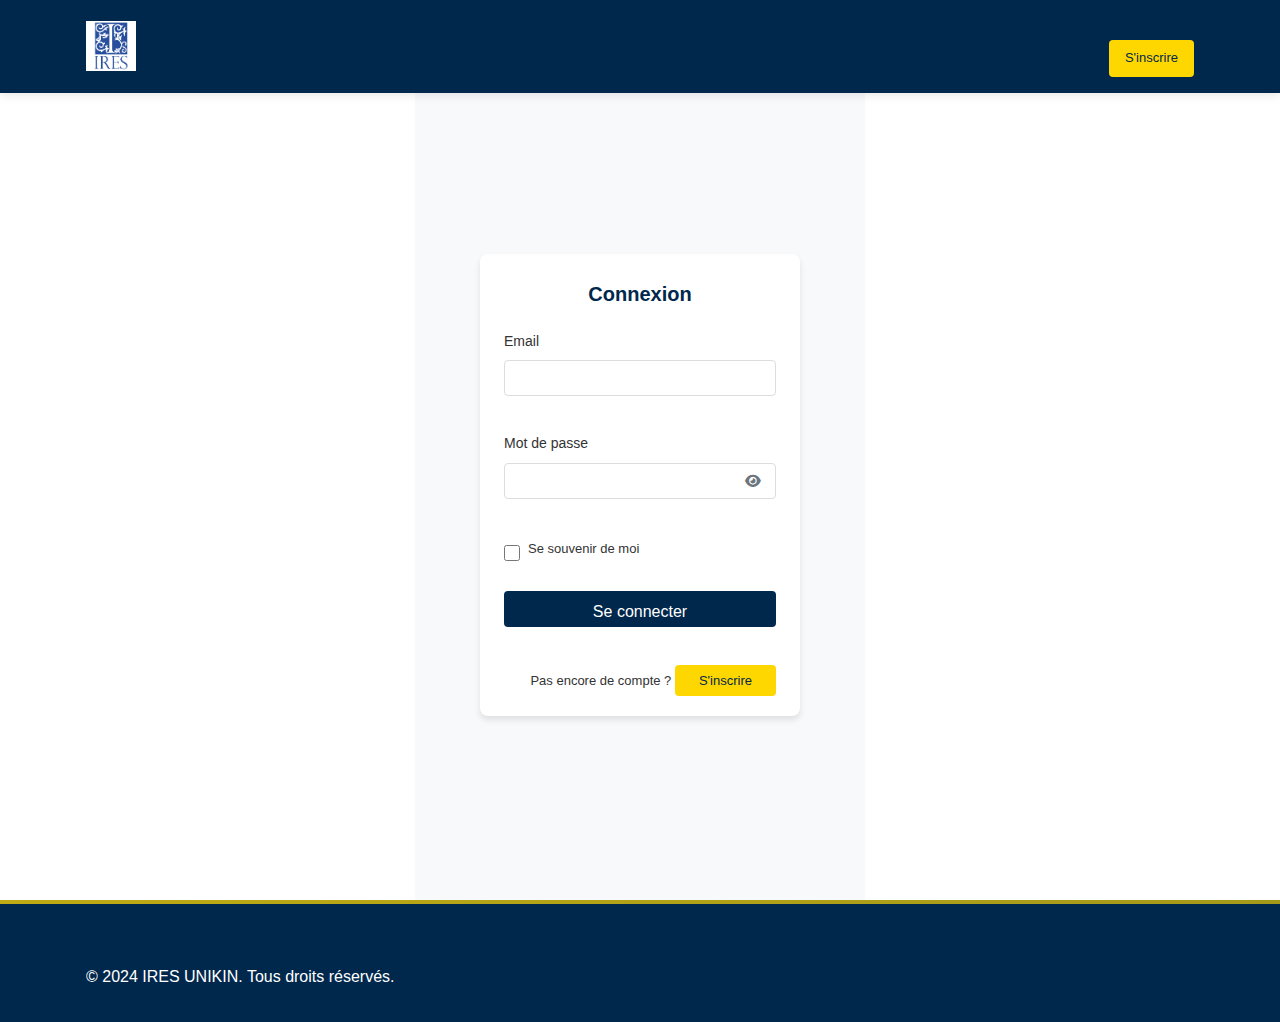
<file: login.html>
<!DOCTYPE html>
<html lang="fr">
<head>
    <meta charset="UTF-8">
    <meta name="viewport" content="width=device-width, initial-scale=1.0">
    <link rel="icon" type="image/jpeg" href="images/logo.jpeg">
    <title>IRES</title>
    <link rel="stylesheet" href="https://cdnjs.cloudflare.com/ajax/libs/font-awesome/6.0.0/css/all.min.css">
    <link rel="preconnect" href="https://fonts.googleapis.com">
    <link rel="preconnect" href="https://fonts.gstatic.com" crossorigin>
    <link href="https://fonts.googleapis.com/css2?family=Crimson+Text:wght@400;600;700&family=Source+Sans+3:wght@300;400;500;600&display=swap" rel="stylesheet">
    <link rel="stylesheet" href="style.css">
    <link rel="stylesheet" href="auth.css">
</head>
<body>
    <header class="main-header">
        <div class="container">
            <a href="index.html" class="logo">
                <img src="images/logo.jpeg" alt="IRES Logo" class="logo-image">
            </a>
            <nav class="main-nav" id="mainNav">
                <ul>
                    <li class="auth-links">
                        <a href="register.html" class="register-link">S'inscrire</a>
                    </li>
                </ul>
            </nav>
        </div>
    </header>

    <main class="auth-container">
        <div class="auth-card">
            <h1>Connexion</h1>
            <form class="auth-form" id="loginForm">
                <div class="form-group">
                    <label for="email">Email</label>
                    <input type="email" id="email" name="email" required>
                </div>
                <div class="form-group">
                    <label for="password">Mot de passe</label>
                    <div class="password-input">
                        <input type="password" id="password" name="password" required>
                        <button type="button" class="toggle-password" aria-label="Afficher le mot de passe">
                            <i class="fas fa-eye"></i>
                        </button>
                    </div>
                </div>
                <div class="remember-me">
                    <input type="checkbox" id="remember" name="remember">
                    <label for="remember">Se souvenir de moi</label>
                </div>
                <button type="submit" class="auth-button">Se connecter</button>
                <div class="auth-links">
                    <p>Pas encore de compte ? <a href="register.html">S'inscrire</a></p>
                </div>
            </form>
        </div>
    </main>

    <footer>
        <div class="container">
            <div class="footer-content">
                <p>&copy; 2024 IRES UNIKIN. Tous droits réservés.</p>
            </div>
        </div>
    </footer>

    <script>
        document.addEventListener('DOMContentLoaded', function() {
            const togglePassword = document.querySelector('.toggle-password');
            const passwordInput = document.querySelector('#password');

            togglePassword.addEventListener('click', function() {
                const type = passwordInput.getAttribute('type') === 'password' ? 'text' : 'password';
                passwordInput.setAttribute('type', type);
                this.querySelector('i').classList.toggle('fa-eye');
                this.querySelector('i').classList.toggle('fa-eye-slash');
            });

            document.getElementById('loginForm').addEventListener('submit', function(e) {
                e.preventDefault();
                // Simulation de connexion
                alert('Connexion réussie !');
                window.location.href = 'index.html';
            });
        });
    </script>
</body>
</html>
</file>
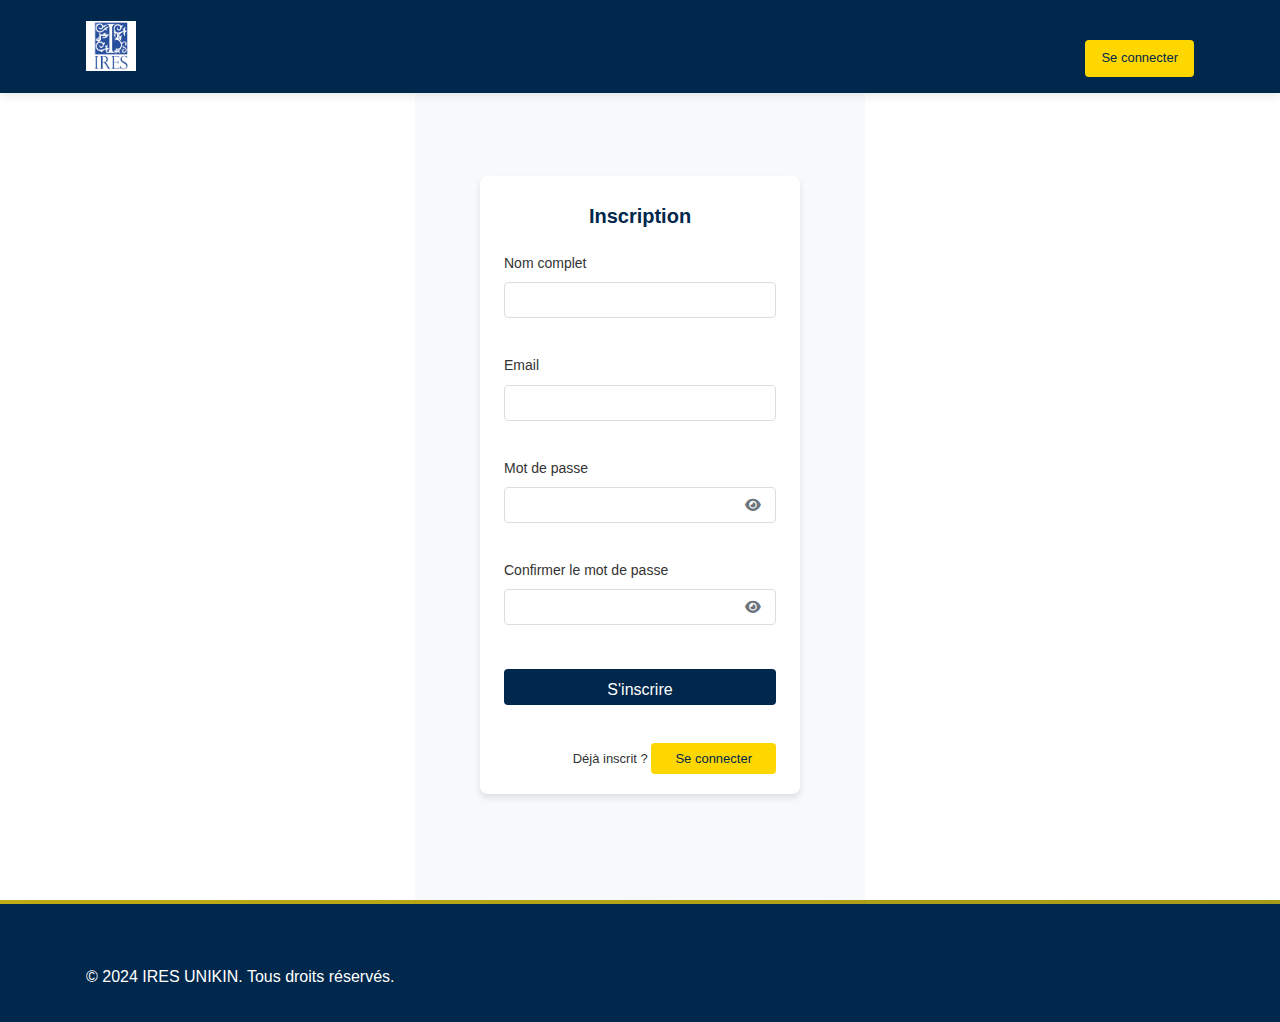
<file: register.html>
<!DOCTYPE html>
<html lang="fr">
<head>
    <meta charset="UTF-8">
    <meta name="viewport" content="width=device-width, initial-scale=1.0">
    <link rel="icon" type="image/jpeg" href="images/logo.jpeg">
    <title>IRES</title>
    <link rel="stylesheet" href="https://cdnjs.cloudflare.com/ajax/libs/font-awesome/6.0.0/css/all.min.css">
    <link rel="preconnect" href="https://fonts.googleapis.com">
    <link rel="preconnect" href="https://fonts.gstatic.com" crossorigin>
    <link href="https://fonts.googleapis.com/css2?family=Crimson+Text:wght@400;600;700&family=Source+Sans+3:wght@300;400;500;600&display=swap" rel="stylesheet">
    <link rel="stylesheet" href="style.css">
    <link rel="stylesheet" href="auth.css">
</head>
<body>
    <header class="main-header">
        <div class="container">
            <a href="index.html" class="logo">
                <img src="images/logo.jpeg" alt="IRES Logo" class="logo-image">
            </a>
            <nav class="main-nav" id="mainNav">
                <ul>
                    <li class="auth-links">
                        <a href="login.html" class="login-link">Se connecter</a>
                    </li>
                </ul>
            </nav>
        </div>
    </header>

    <main class="auth-container">
        <div class="auth-card">
            <h1>Inscription</h1>
            <form class="auth-form" id="registerForm">
                <div class="form-group">
                    <label for="fullname">Nom complet</label>
                    <input type="text" id="fullname" name="fullname" required>
                </div>
                <div class="form-group">
                    <label for="email">Email</label>
                    <input type="email" id="email" name="email" required>
                </div>
                <div class="form-group">
                    <label for="password">Mot de passe</label>
                    <div class="password-input">
                        <input type="password" id="password" name="password" required>
                        <button type="button" class="toggle-password" aria-label="Afficher le mot de passe">
                            <i class="fas fa-eye"></i>
                        </button>
                    </div>
                </div>
                <div class="form-group">
                    <label for="confirm-password">Confirmer le mot de passe</label>
                    <div class="password-input">
                        <input type="password" id="confirm-password" name="confirm-password" required>
                        <button type="button" class="toggle-password" aria-label="Afficher le mot de passe">
                            <i class="fas fa-eye"></i>
                        </button>
                    </div>
                </div>
                <button type="submit" class="auth-button">S'inscrire</button>
                <div class="auth-links">
                    <p>Déjà inscrit ? <a href="login.html">Se connecter</a></p>
                </div>
            </form>
        </div>
    </main>

    <footer>
        <div class="container">
            <div class="footer-content">
                <p>&copy; 2024 IRES UNIKIN. Tous droits réservés.</p>
            </div>
        </div>
    </footer>

    <script>
        document.addEventListener('DOMContentLoaded', function() {
            const toggleButtons = document.querySelectorAll('.toggle-password');
            
            toggleButtons.forEach(button => {
                button.addEventListener('click', function() {
                    const input = this.parentElement.querySelector('input');
                    const type = input.getAttribute('type') === 'password' ? 'text' : 'password';
                    input.setAttribute('type', type);
                    this.querySelector('i').classList.toggle('fa-eye');
                    this.querySelector('i').classList.toggle('fa-eye-slash');
                });
            });

            document.getElementById('registerForm').addEventListener('submit', function(e) {
                e.preventDefault();
                const password = document.getElementById('password').value;
                const confirmPassword = document.getElementById('confirm-password').value;

                if (password !== confirmPassword) {
                    alert('Les mots de passe ne correspondent pas.');
                    return;
                }

                // Simulation d'inscription
                alert('Inscription réussie !');
                window.location.href = 'login.html';
            });
        });
    </script>
</body>
</html>
</file>
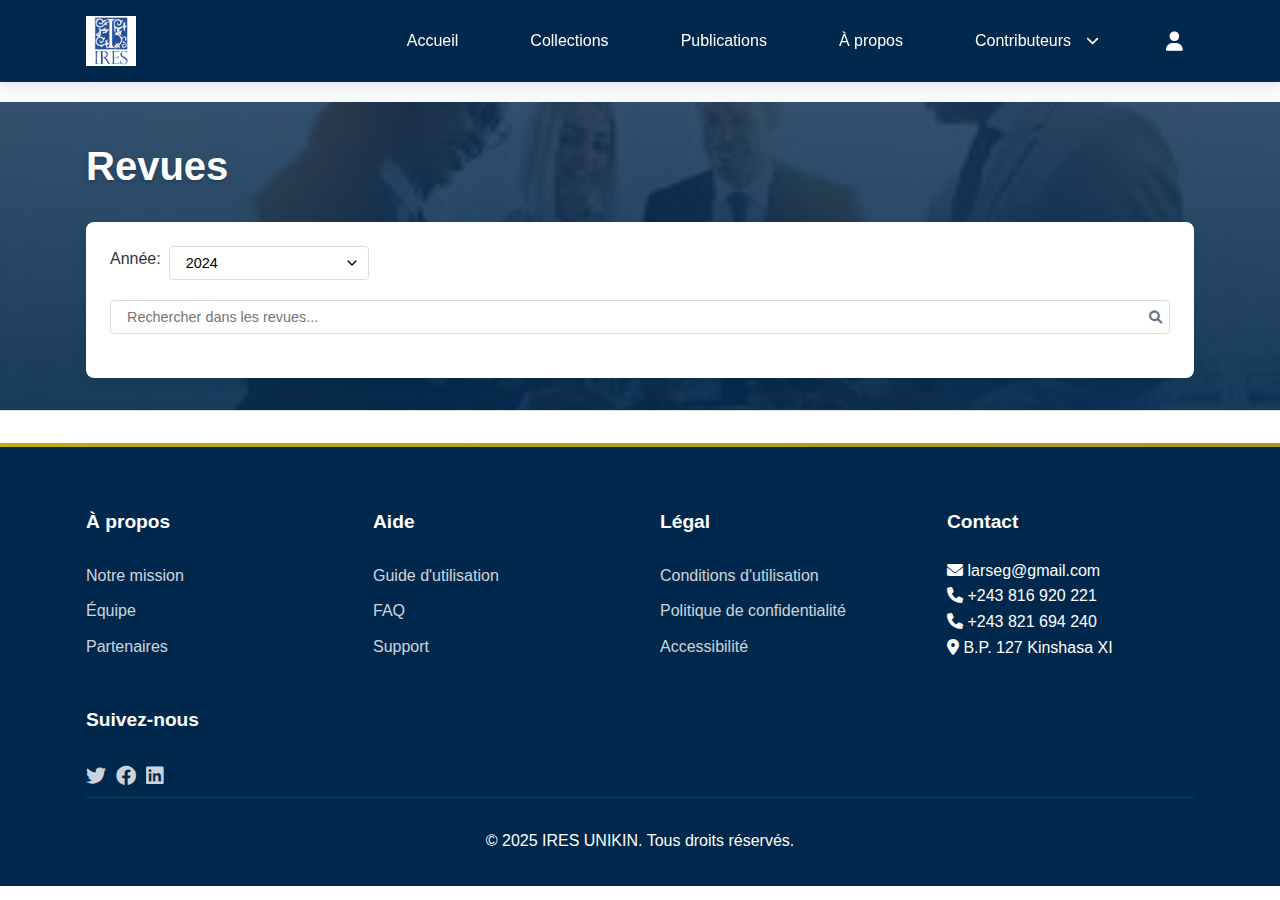
<file: revues.html>
<!DOCTYPE html>
<html lang="fr">
<head>
    <meta charset="UTF-8">
    <meta name="viewport" content="width=device-width, initial-scale=1.0">
    <link rel="icon" type="image/jpeg" href="images/logo.jpeg">
    <title>Revues - IRES</title>
    <link rel="stylesheet" href="https://cdnjs.cloudflare.com/ajax/libs/font-awesome/6.0.0/css/all.min.css">
    <link rel="preconnect" href="https://fonts.googleapis.com">
    <link rel="preconnect" href="https://fonts.gstatic.com" crossorigin>
    <link href="https://fonts.googleapis.com/css2?family=Crimson+Text:wght@400;600;700&family=Source+Sans+3:wght@300;400;500;600&display=swap" rel="stylesheet">
    <link rel="stylesheet" href="style.css">
</head>
<body>
    <header class="main-header">
        <div class="container">
            <a href="index.html" class="logo">
                <img src="images/logo.jpeg" alt="IRES Logo" class="logo-image">
            </a>
            <button class="menu-toggle" id="menuToggle" aria-label="Toggle navigation">
                <i class="fas fa-bars"></i>
            </button>
            <nav class="main-nav" id="mainNav">
                <ul>
                    <li><a href="index.html">Accueil</a></li>
                    <li><a href="collections.html">Collections</a></li>
                    <li><a href="publication.html">Publications</a></li>
                    <li><a href="#about">À propos</a></li>
                    <li class="dropdown">
                        <a href="#" class="dropdown-toggle">
                            Contributeurs
                            <i class="fas fa-chevron-down"></i>
                        </a>
                        <ul class="dropdown-menu">
                            <li><a href="#editeurs">Éditeurs</a></li>
                            <li><a href="#auteurs">Auteurs</a></li>
                        </ul>
                    </li>
                    <li class="dropdown icon-dropdown">
                        <a href="#" class="dropdown-toggle nav-icon">
                            <i class="fas fa-user"></i>
                        </a>
                        <ul class="dropdown-menu">
                            <li><a href="#profile"><i class="fas fa-user-circle"></i> Profile</a></li>
                            <li><a href="login.html"><i class="fas fa-sign-in-alt"></i> Connexion</a></li>
                            <li><a href="#logout"><i class="fas fa-sign-out-alt"></i> Déconnexion</a></li>
                        </ul>
                    </li>
                </ul>
            </nav>
        </div>
    </header>

    <main class="collections-page">
        <div class="collections-header">
            <div class="header-background">
                <img src="images/library-bg1.jpg" alt="Library Background" class="bg-image active">
                <div class="overlay"></div>
            </div>
            <div class="container">
                <h1>Revues</h1>
                <div class="collections-filters">
                    <div class="filter-group">
                        <label for="year">Année:</label>
                        <select id="year">
                            <option value="2024">2024</option>
                            <option value="2023">2023</option>
                            <option value="2022">2022</option>
                            <option value="2021">2021</option>
                        </select>
                    </div>
                    <div class="filter-group search">
                        <input type="text" placeholder="Rechercher dans les revues..." id="search">
                        <button type="button" class="search-btn">
                            <i class="fas fa-search"></i>
                        </button>
                    </div>
                </div>
            </div>
        </div>
    </main>

    <footer>
        <div class="container">
            <div class="footer-grid">
                <div class="footer-section">
                    <h4>À propos</h4>
                    <ul>
                        <li><a href="#">Notre mission</a></li>
                        <li><a href="#">Équipe</a></li>
                        <li><a href="#">Partenaires</a></li>
                    </ul>
                </div>
                <div class="footer-section">
                    <h4>Aide</h4>
                    <ul>
                        <li><a href="#">Guide d'utilisation</a></li>
                        <li><a href="#">FAQ</a></li>
                        <li><a href="#">Support</a></li>
                    </ul>
                </div>
                <div class="footer-section">
                    <h4>Légal</h4>
                    <ul>
                        <li><a href="#">Conditions d'utilisation</a></li>
                        <li><a href="#">Politique de confidentialité</a></li>
                        <li><a href="#">Accessibilité</a></li>
                    </ul>
                </div>
                <div class="footer-section">
                    <h4>Contact</h4>
                    <ul>
                        <li><i class="fas fa-envelope"></i> larseg@gmail.com</li>
                        <li><i class="fas fa-phone"></i> +243 816 920 221</li>
                        <li><i class="fas fa-phone"></i> +243 821 694 240</li>
                        <li><i class="fas fa-map-marker-alt"></i> B.P. 127 Kinshasa XI</li>
                    </ul>
                </div>
                <div class="footer-section">
                    <h4>Suivez-nous</h4>
                    <div class="social-links">
                        <a href="#"><i class="fab fa-twitter"></i></a>
                        <a href="#"><i class="fab fa-facebook"></i></a>
                        <a href="#"><i class="fab fa-linkedin"></i></a>
                    </div>
                </div>
            </div>
            <div class="footer-bottom">
                <p>&copy; 2025 IRES UNIKIN. Tous droits réservés.</p>
            </div>
        </div>
    </footer>
    <script src="script.js"></script>
</body>
</html>
</file>
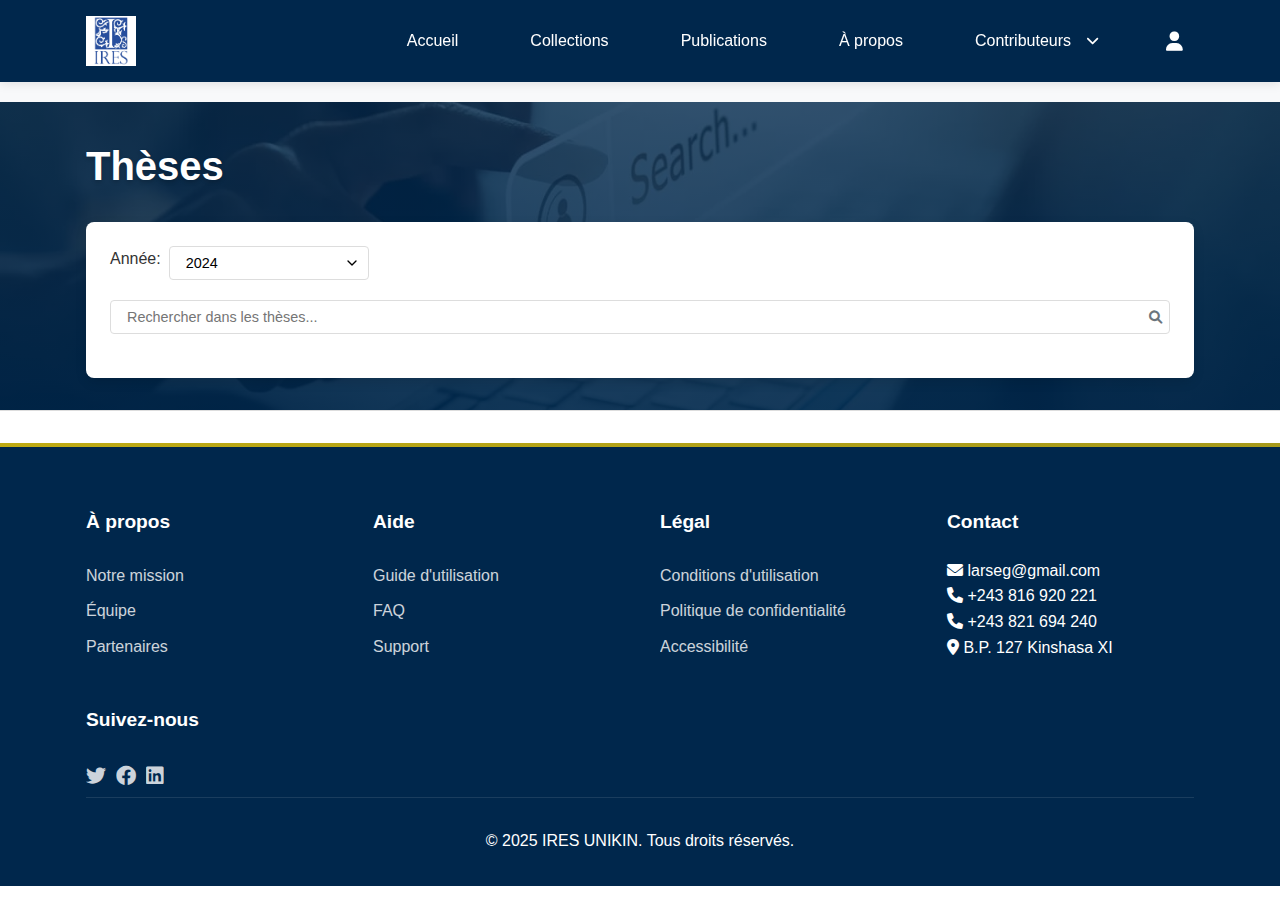
<file: theses.html>
<!DOCTYPE html>
<html lang="fr">
<head>
    <meta charset="UTF-8">
    <meta name="viewport" content="width=device-width, initial-scale=1.0">
    <link rel="icon" type="image/jpeg" href="images/logo.jpeg">
    <title>Thèses - IRES</title>
    <link rel="stylesheet" href="https://cdnjs.cloudflare.com/ajax/libs/font-awesome/6.0.0/css/all.min.css">
    <link rel="preconnect" href="https://fonts.googleapis.com">
    <link rel="preconnect" href="https://fonts.gstatic.com" crossorigin>
    <link href="https://fonts.googleapis.com/css2?family=Crimson+Text:wght@400;600;700&family=Source+Sans+3:wght@300;400;500;600&display=swap" rel="stylesheet">
    <link rel="stylesheet" href="style.css">
</head>
<body>
    <header class="main-header">
        <div class="container">
            <a href="index.html" class="logo">
                <img src="images/logo.jpeg" alt="IRES Logo" class="logo-image">
            </a>
            <button class="menu-toggle" id="menuToggle" aria-label="Toggle navigation">
                <i class="fas fa-bars"></i>
            </button>
            <nav class="main-nav" id="mainNav">
                <ul>
                    <li><a href="index.html">Accueil</a></li>
                    <li><a href="collections.html">Collections</a></li>
                    <li><a href="publication.html">Publications</a></li>
                    <li><a href="#about">À propos</a></li>
                    <li class="dropdown">
                        <a href="#" class="dropdown-toggle">
                            Contributeurs
                            <i class="fas fa-chevron-down"></i>
                        </a>
                        <ul class="dropdown-menu">
                            <li><a href="#editeurs">Éditeurs</a></li>
                            <li><a href="#auteurs">Auteurs</a></li>
                        </ul>
                    </li>
                    <li class="dropdown icon-dropdown">
                        <a href="#" class="dropdown-toggle nav-icon">
                            <i class="fas fa-user"></i>
                        </a>
                        <ul class="dropdown-menu">
                            <li><a href="#profile"><i class="fas fa-user-circle"></i> Profile</a></li>
                            <li><a href="login.html"><i class="fas fa-sign-in-alt"></i> Connexion</a></li>
                            <li><a href="#logout"><i class="fas fa-sign-out-alt"></i> Déconnexion</a></li>
                        </ul>
                    </li>
                </ul>
            </nav>
        </div>
    </header>

    <main class="collections-page">
        <div class="collections-header">
            <div class="header-background">
                <img src="images/library-bg.jpg" alt="Library Background" class="bg-image active">
                <div class="overlay"></div>
            </div>
            <div class="container">
                <h1>Thèses</h1>
                <div class="collections-filters">
                    <div class="filter-group">
                        <label for="year">Année:</label>
                        <select id="year">
                            <option value="2024">2024</option>
                            <option value="2023">2023</option>
                            <option value="2022">2022</option>
                            <option value="2021">2021</option>
                        </select>
                    </div>
                    <div class="filter-group search">
                        <input type="text" placeholder="Rechercher dans les thèses..." id="search">
                        <button type="button" class="search-btn">
                            <i class="fas fa-search"></i>
                        </button>
                    </div>
                </div>
            </div>
        </div>
    </main>

    <footer>
        <div class="container">
            <div class="footer-grid">
                <div class="footer-section">
                    <h4>À propos</h4>
                    <ul>
                        <li><a href="#">Notre mission</a></li>
                        <li><a href="#">Équipe</a></li>
                        <li><a href="#">Partenaires</a></li>
                    </ul>
                </div>
                <div class="footer-section">
                    <h4>Aide</h4>
                    <ul>
                        <li><a href="#">Guide d'utilisation</a></li>
                        <li><a href="#">FAQ</a></li>
                        <li><a href="#">Support</a></li>
                    </ul>
                </div>
                <div class="footer-section">
                    <h4>Légal</h4>
                    <ul>
                        <li><a href="#">Conditions d'utilisation</a></li>
                        <li><a href="#">Politique de confidentialité</a></li>
                        <li><a href="#">Accessibilité</a></li>
                    </ul>
                </div>
                <div class="footer-section">
                    <h4>Contact</h4>
                    <ul>
                        <li><i class="fas fa-envelope"></i> larseg@gmail.com</li>
                        <li><i class="fas fa-phone"></i> +243 816 920 221</li>
                        <li><i class="fas fa-phone"></i> +243 821 694 240</li>
                        <li><i class="fas fa-map-marker-alt"></i> B.P. 127 Kinshasa XI</li>
                    </ul>
                </div>
                <div class="footer-section">
                    <h4>Suivez-nous</h4>
                    <div class="social-links">
                        <a href="#"><i class="fab fa-twitter"></i></a>
                        <a href="#"><i class="fab fa-facebook"></i></a>
                        <a href="#"><i class="fab fa-linkedin"></i></a>
                    </div>
                </div>
            </div>
            <div class="footer-bottom">
                <p>&copy; 2025 IRES UNIKIN. Tous droits réservés.</p>
            </div>
        </div>
    </footer>
    <script src="script.js"></script>
</body>
</html>
</file>
<file: style.css>
/* Variables de couleurs */
:root {
    --primary-yellow: #FFD700;
    --dark-yellow: #B8860B;
    --primary-blue: #00274c;
    --primary-green: #2E7D32;
    --secondary-blue: #1a365d;
    --burgundy: #800020;
    --white: #ffffff;
    --text-dark: #333333;
    --text-color: var(--text-dark);
    --accent-color: var(--primary-yellow);
    --accent-light: #FFE44D;
    --accent-dark: var(--dark-yellow);
    --border-color: #ddd;
    --gray-light: #f8f9fa;
    --gray: #6c757d;
    --light-blue: rgba(0, 39, 76, 0.85);
    --pale-yellow: rgba(255, 215, 0, 0.85);
    --pale-blue: rgba(0, 39, 76, 0.75);
    --primary-blue-rgb: 0, 39, 76;
    --primary-color: #2c5282;
    --primary-dark: #1a365d;
    --primary-light: #4299e1;
    --secondary-color: #38a169;
    --bg-light: #f7fafc;
    --bg-white: #ffffff;
    --text-muted: #718096;
    --success-color: #48bb78;
    --warning-color: #ecc94b;
    --danger-color: #f56565;
}

* {
    margin: 0;
    padding: 0;
    box-sizing: border-box;
}

html {
    font-size: 16px;
}

body {
    font-family: -apple-system, BlinkMacSystemFont, "Segoe UI", Roboto, Arial, sans-serif;
    line-height: 1.6;
    color: var(--text-color);
    background-color: var(--white);
    padding-top: 70px;
}

.container {
    width: 100%;
    max-width: 1200px;
    margin: 0 auto;
    padding: 0 1rem;
}

/* Header Styles */
.main-header {
    background-color: var(--primary-blue);
    padding: 1rem 0;
    position: fixed;
    width: 100%;
    top: 0;
    left: 0;
    z-index: 1000;
    box-shadow: 0 2px 10px rgba(0,0,0,0.1);
}

.main-header .container {
    display: flex;
    justify-content: space-between;
    align-items: center;
}

.logo {
    font-size: 1.5rem;
    font-weight: bold;
    color: var(--white);
    text-decoration: none;
    display: flex;
    align-items: center;
}

.logo-image {
    height: 50px;
    width: auto;
    object-fit: contain;
}

/* Menu principal */
.main-nav ul {
    display: flex;
    list-style: none;
    gap: 2rem;
    align-items: center;
    margin: 0;
    padding: 0;
}

.main-nav a {
    color: var(--white);
    text-decoration: none;
    font-weight: 500;
    padding: 0.5rem 1rem;
    transition: all 0.3s ease;
    display: flex;
    align-items: center;
    gap: 0.5rem;
    position: relative;
}

.main-nav a::after {
    content: '';
    position: absolute;
    bottom: 0;
    left: 50%;
    width: 0;
    height: 2px;
    background-color: var(--primary-yellow);
    transition: all 0.3s ease;
    transform: translateX(-50%);
}

.main-nav a:hover::after,
.main-nav a.active::after {
    width: 100%;
}

.main-nav a:hover {
    color: var(--primary-yellow);
}

.main-nav a.active {
    color: var(--primary-yellow);
}

/* Menu déroulant */
.dropdown {
    position: relative;
}

.dropdown-toggle {
    display: flex;
    align-items: center;
    gap: 0.5rem;
    cursor: pointer;
    color: var(--white);
    font-weight: 500;
    padding: 0.5rem 1rem;
    transition: all 0.3s ease;
    text-decoration: none;
}

.dropdown-toggle:hover,
.dropdown-toggle:focus {
    color: var(--primary-yellow);
}

.dropdown-toggle .fa-chevron-down {
    font-size: 0.8rem;
    transition: transform 0.3s ease;
    margin-left: 0.5rem;
}

.dropdown:hover .fa-chevron-down,
.dropdown.active .fa-chevron-down {
    transform: rotate(180deg);
}

.dropdown-menu {
    position: absolute;
    top: 100%;
    right: 0;
    background-color: var(--primary-blue);
    border-radius: 8px;
    padding: 0.5rem 0;
    min-width: 200px;
    box-shadow: 0 4px 12px rgba(0,0,0,0.2);
    opacity: 0;
    visibility: hidden;
    transform: translateY(-10px);
    transition: all 0.3s ease;
}

.dropdown:hover .dropdown-menu,
.dropdown.active .dropdown-menu {
    opacity: 1;
    visibility: visible;
    transform: translateY(0);
}

.dropdown-menu a {
    padding: 0.75rem 1rem;
    display: flex;
    align-items: center;
    gap: 0.5rem;
    color: var(--white);
    text-decoration: none;
    transition: all 0.2s ease;
    border: 2px solid transparent;
    border-radius: 4px;
    margin: 0.25rem 0.5rem;
}

.dropdown-menu a:hover,
.dropdown-menu a.active {
    background: rgba(255, 215, 0, 0.05);
    color: var(--primary-yellow);
    border-color: rgba(255, 215, 0, 0.15);
    padding-left: 1.5rem;
}

.dropdown-menu a.active {
    border-color: rgba(255, 215, 0, 0.3);
}

/* Version mobile */
@media (max-width: 768px) {
    .menu-toggle {
        display: block;
        background: none;
        border: none;
        color: var(--white);
        font-size: 1.5rem;
        cursor: pointer;
        padding: 0.5rem;
        position: absolute;
        right: 1rem;
        top: 50%;
        transform: translateY(-50%);
    }

    .menu-toggle.active {
        position: fixed;
        right: 1.5rem;
        top: 1.25rem;
    }

    .main-nav {
        position: fixed;
        top: 70px;
        left: -100%;
        width: 100%;
        height: calc(100vh - 70px);
        background-color: var(--primary-blue);
        padding: 1rem;
        transition: left 0.3s ease-in-out;
        overflow-y: auto;
        z-index: 1000;
    }

    .main-nav.active {
        left: 0;
    }

    .main-nav ul {
        flex-direction: column;
        align-items: flex-start;
        gap: 1rem;
    }

    .dropdown-menu {
        position: static;
        width: 100%;
        margin-top: 0.5rem;
        box-shadow: none;
        background-color: rgba(255, 255, 255, 0.1);
    }

    .dropdown-toggle {
        width: 100%;
        justify-content: space-between;
    }
}

/* Hero Section */
.hero {
    position: relative;
    height: 100vh;
    min-height: 600px;
    display: flex;
    align-items: center;
    justify-content: center;
    text-align: center;
    overflow: hidden;
    background-color: var(--primary-yellow);
}

.hero-image {
    position: absolute;
    top: 0;
    left: 0;
    width: 100%;
    height: 100%;
    object-fit: cover;
    opacity: 0;
    transition: opacity 1s ease-in-out;
}

.hero-image.active {
    opacity: 1;
}

.hero-overlay {
    position: absolute;
    top: 0;
    left: 0;
    width: 100%;
    height: 100%;
    background: linear-gradient(to bottom,
        var(--pale-yellow),
        rgba(255, 215, 0, 0.65)
    );
}

.hero-content {
    position: relative;
    z-index: 1;
    max-width: 800px;
    margin: 0 auto;
    padding: 2rem;
}

.hero h1 {
    font-size: clamp(2rem, 5vw, 3.5rem);
    color: var(--primary-blue);
    margin-bottom: 2rem;
    line-height: 1.2;
}

.typing-text {
    display: block;
    font-weight: 700;
    margin-bottom: 0.5rem;
}

.fade-in-text {
    display: block;
    font-weight: 300;
    opacity: 0;
    animation: fadeIn 1s ease-in forwards;
    animation-delay: 1s;
}

.search-wrapper {
    width: 100%;
    max-width: min(600px, 90%);
    background: rgba(255, 255, 255, 0.95);
    border-radius: 8px;
    padding: min(1.2rem, 4vw);
    box-shadow: 0 2px 10px rgba(0,0,0,0.1);
}

.search-form {
    width: 100%;
}

.search-input-wrapper {
    display: flex;
    gap: 0.5rem;
    background: white;
    border-radius: 6px;
    padding: 0.5rem;
    box-shadow: 0 1px 3px rgba(0,0,0,0.1);
}

.search-input {
    flex: 1;
    min-width: 0;
    padding: 0.5rem;
    border: none;
    font-size: min(1rem, 4vw);
    color: var(--text-dark);
    background: transparent;
}

.search-input::placeholder {
    color: var(--gray);
    opacity: 0.7;
}

.search-button {
    background: var(--primary-yellow);
    color: var(--primary-blue);
    border: none;
    padding: 0.5rem 1rem;
    border-radius: 4px;
    font-size: min(1rem, 4vw);
    cursor: pointer;
    transition: background 0.3s ease;
    white-space: nowrap;
    font-weight: 600;
}

.search-button:hover {
    background: var(--dark-yellow);
    color: white;
}

.search-examples {
    margin-top: 0.5rem;
    color: var(--gray);
    font-size: min(0.85rem, 3.5vw);
    text-align: center;
}

@keyframes fadeIn {
    from {
        opacity: 0;
        transform: translateY(20px);
    }
    to {
        opacity: 1;
        transform: translateY(0);
    }
}

@media (max-width: 768px) {
    .hero {
        min-height: 500px;
    }

    .hero-content {
        padding: 1rem;
    }

    .search-wrapper {
        padding: 1rem;
    }
}

@media (max-width: 480px) {
    .hero h1 {
        font-size: 1.8rem;
    }

    .search-wrapper {
        padding: 0.8rem;
    }

    .search-input-wrapper {
        flex-direction: column;
        gap: 0.5rem;
    }

    .search-button {
        width: 100%;
        padding: 0.8rem;
    }
}

/* Featured Sections */
.featured {
    padding: 4rem 0;
    background-color: var(--white);
}

.featured-grid {
    display: grid;
    grid-template-columns: repeat(auto-fit, minmax(250px, 1fr));
    gap: 2rem;
}

.featured-item {
    background: white;
    border: 2px solid var(--border-color);
    border-radius: 8px;
    padding: 1rem;
    transition: transform 0.3s ease;
    text-decoration: none;
    color: inherit;
    display: block;
    margin: 1rem;
}

.featured-item:hover {
    transform: translateY(-5px);
    box-shadow: 0 8px 24px rgba(0,0,0,0.1);
    border-color: var(--primary-blue);
}

.featured-image {
    width: 100%;
    height: 180px;
    border: 1px solid var(--border-color);
    border-radius: 4px;
    overflow: hidden;
    display: flex;
    align-items: center;
    justify-content: center;
    background: #f8f9fa;
}

.featured-image img {
    max-width: 100%;
    max-height: 100%;
    width: auto;
    height: auto;
    object-fit: contain;
}

.featured-item h3 {
    color: var(--primary-blue);
    margin: 1rem 0;
    font-size: 1.25rem;
    text-align: center;
}

.featured-item p {
    margin: 0;
    color: var(--text-dark);
    font-size: 0.9rem;
    opacity: 0.8;
    text-align: center;
}

.featured-grid {
    display: grid;
    grid-template-columns: repeat(auto-fit, minmax(250px, 1fr));
    gap: 1.5rem;
    padding: 1rem;
}

@media (max-width: 768px) {
    .featured-grid {
        grid-template-columns: 1fr;
    }
}

/* Collections */
.featured-collections {
    padding: 4rem 0;
    background-color: var(--white);
}

.collections-grid {
    display: grid;
    grid-template-columns: repeat(auto-fit, minmax(300px, 1fr));
    gap: 2rem;
}

.collection-card {
    position: relative;
    background: var(--white);
    border-radius: 15px;
    overflow: hidden;
    box-shadow: 0 10px 20px rgba(0,0,0,0.05);
    transition: all 0.3s ease;
}

.collection-image {
    height: 200px;
    overflow: hidden;
}

.collection-image img {
    width: 100%;
    height: 100%;
    object-fit: cover;
    transition: transform 0.3s ease;
}

.collection-content {
    padding: 1.5rem;
}

.collection-title {
    color: var(--primary-blue);
    font-size: 1.5rem;
    margin-bottom: 0.5rem;
}

.collection-description {
    color: var(--text-dark);
    line-height: 1.6;
    margin-bottom: 1rem;
}

.collection-stats {
    color: var(--primary-blue);
    font-size: 0.9rem;
    display: flex;
    align-items: center;
    gap: 1rem;
}

.collection-card:hover {
    transform: translateY(-10px);
    box-shadow: 0 15px 30px rgba(0,0,0,0.1);
}

.collection-card:hover .collection-image img {
    transform: scale(1.1);
}

/* Footer avec motif jaune */
footer {
    background-color: var(--primary-blue);
    color: var(--white);
    padding: 4rem 0 2rem;
    position: relative;
}

footer::before {
    content: '';
    position: absolute;
    top: 0;
    left: 0;
    right: 0;
    height: 4px;
    background: linear-gradient(to right, 
        rgba(255, 215, 0, 0.75),
        rgba(255, 215, 0, 0.65)
    );
}

.footer-pattern {
    position: absolute;
    top: 0;
    left: 0;
    width: 100%;
    height: 100%;
    background: linear-gradient(45deg, var(--accent-color) 25%, transparent 25%),
                linear-gradient(-45deg, var(--accent-color) 25%, transparent 25%);
    background-size: 20px 20px;
    opacity: 0.05;
}

.footer-grid {
    display: grid;
    grid-template-columns: repeat(auto-fit, minmax(200px, 1fr));
    gap: 2.5rem;
    position: relative;
    z-index: 1;
}

@media (max-width: 768px) {
    .footer-grid {
        grid-template-columns: repeat(2, 1fr);
    }
}

@media (max-width: 576px) {
    .footer-grid {
        grid-template-columns: 1fr;
    }
}

.footer-section h4 {
    font-size: 1.2rem;
    margin-bottom: 1.25rem;
    color: var(--white);
}

.footer-section ul {
    list-style: none;
}

.footer-section a {
    color: var(--white);
    text-decoration: none;
    display: block;
    padding: 0.3125rem 0;
    opacity: 0.8;
    transition: opacity 0.3s ease;
}

.footer-section a:hover {
    opacity: 1;
}

.social-links {
    display: flex;
    gap: 0.625rem;
}

.social-links a {
    color: var(--white);
    font-size: 1.25rem;
}

.footer-bottom {
    text-align: center;
    padding-top: 1.875rem;
    border-top: 1px solid rgba(255,255,255,0.1);
    color: var(--white);
}

/* Subjects Section */
.subjects {
    padding: 5rem 0;
    background-color: var(--white);
}

.section-header {
    text-align: center;
    margin-bottom: 3rem;
}

.section-header h2 {
    font-size: 2.5rem;
    color: var(--text-dark);
    margin-bottom: 1rem;
    font-weight: 300;
}

.section-description {
    color: var(--gray);
    font-size: 1.1rem;
    max-width: 600px;
    margin: 0 auto;
}

.subjects-grid {
    display: grid;
    grid-template-columns: repeat(auto-fit, minmax(280px, 1fr));
    gap: 2rem;
}

.subject-card {
    background: var(--white);
    border-radius: 12px;
    padding: 2rem;
    transition: all 0.3s ease;
    border: 1px solid var(--border-color);
    display: flex;
    flex-direction: column;
    height: 100%;
}

.subject-card:hover {
    transform: translateY(-5px);
    box-shadow: 0 8px 24px rgba(0,0,0,0.1);
    border-color: var(--primary-blue);
}

.subject-icon {
    width: 60px;
    height: 60px;
    background: var(--pale-yellow);
    border-radius: 12px;
    display: flex;
    align-items: center;
    justify-content: center;
    margin-bottom: 1.5rem;
}

.subject-icon i {
    font-size: 1.8rem;
    color: var(--primary-blue);
}

.subject-content h3 {
    color: var(--text-dark);
    font-size: 1.3rem;
    margin-bottom: 1rem;
    font-weight: 500;
}

.subject-content ul {
    list-style: none;
    padding: 0;
    margin: 0;
}

.subject-content ul li {
    margin-bottom: 0.8rem;
}

.subject-content ul li a {
    display: flex;
    justify-content: space-between;
    align-items: center;
    color: var(--text-dark);
    text-decoration: none;
    padding: 0.5rem;
    border-radius: 4px;
    transition: all 0.2s ease;
}

.subject-content ul li a:hover {
    background: rgba(0,0,0,0.05);
    color: var(--primary-blue);
}

.count {
    font-size: 0.9rem;
    color: var(--gray);
}

.more-link {
    color: var(--primary-blue) !important;
    font-weight: 500;
    display: inline-flex;
    align-items: center;
    gap: 0.5rem;
    margin-top: 0.5rem;
}

.more-link i {
    font-size: 0.8rem;
    transition: transform 0.2s ease;
}

.more-link:hover i {
    transform: translateX(4px);
}

@media (max-width: 768px) {
    .subjects {
        padding: 3rem 0;
    }

    .section-header h2 {
        font-size: 2rem;
    }

    .subjects-grid {
        grid-template-columns: 1fr;
    }

    .subject-card {
        padding: 1.5rem;
    }
}

/* Tools Section */
.tools {
    padding: 5rem 0;
}

.tools h2 {
    text-align: center;
    margin-bottom: 2.5rem;
}

.tools-grid {
    display: grid;
    grid-template-columns: repeat(auto-fit, minmax(250px, 1fr));
    gap: 1.875rem;
}

.tool-card {
    text-align: center;
    padding: 2.5rem;
    border: 1px solid var(--border-color);
    border-radius: 8px;
}

.tool-card i {
    font-size: 2.5rem;
    color: var(--primary-blue);
    margin-bottom: 1.25rem;
}

/* Recent Publications */
.recent {
    background-color: var(--gray-light);
    padding: 5rem 0;
}

.articles-list {
    max-width: 800px;
    margin: 0 auto;
}

.article-item {
    background: var(--white);
    padding: 2.5rem;
    margin-bottom: 1.25rem;
    border-radius: 8px;
    box-shadow: 0 2px 4px rgba(0,0,0,0.1);
}

.article-item h3 {
    margin-bottom: 0.625rem;
}

.article-item h3 a {
    color: var(--primary-blue);
    text-decoration: none;
}

.article-meta {
    font-size: 1rem;
    color: var(--text-light);
    margin-bottom: 1.25rem;
}

.article-meta span {
    margin-right: 1.25rem;
}

.abstract {
    margin-bottom: 1.25rem;
}

.article-actions {
    display: flex;
    gap: 1rem;
}

/* Revues Section */
.revues {
    padding: 5rem 0;
    background-color: var(--gray-light);
}

.revues h1 {
    text-align: center;
    margin-bottom: 2.5rem;
    color: var(--primary-blue);
}

.revues-grid {
    display: grid;
    grid-template-columns: repeat(auto-fit, minmax(300px, 1fr));
    gap: 1.875rem;
    margin-bottom: 3.125rem;
}

.revue-item {
    background: var(--white);
    border-radius: 8px;
    overflow: hidden;
    box-shadow: 0 2px 4px rgba(0,0,0,0.1);
    transition: transform 0.3s ease;
}

.revue-item:hover {
    transform: translateY(-5px);
}

.revue-cover {
    height: 200px;
    overflow: hidden;
}

.revue-cover img {
    width: 100%;
    height: 100%;
    object-fit: cover;
}

.revue-info {
    padding: 2rem;
}

.revue-info h3 {
    margin-bottom: 0.625rem;
    color: var(--primary-blue);
}

.revue-description {
    color: var(--text-light);
    margin-bottom: 1.25rem;
    line-height: 1.5;
}

.revue-meta {
    display: flex;
    gap: 1.25rem;
    margin-bottom: 1.25rem;
    color: var(--gray);
    font-size: 1rem;
}

.revue-meta i {
    margin-right: 0.3125rem;
}

.revue-actions {
    display: flex;
    gap: 1rem;
}

.revues-filters {
    background: var(--white);
    padding: 2.5rem;
    border-radius: 8px;
    box-shadow: 0 2px 4px rgba(0,0,0,0.1);
}

.revues-filters h2 {
    margin-bottom: 1.25rem;
    color: var(--primary-blue);
}

.filter-group {
    margin-bottom: 1.25rem;
}

.filter-group h3 {
    margin-bottom: 0.625rem;
    font-size: 1.125rem;
    color: var(--text-color);
}

.filter-group label {
    display: block;
    margin-bottom: 0.5rem;
    color: var(--text-light);
    cursor: pointer;
}

.filter-group input[type="checkbox"] {
    margin-right: 0.5rem;
}

/* Collections Section */
.collections {
    padding: 4rem 0;
    background: linear-gradient(135deg, var(--primary-blue) 0%, var(--primary-green) 100%);
    color: var(--white);
}

.collections-grid {
    display: grid;
    grid-template-columns: repeat(auto-fit, minmax(280px, 1fr));
    gap: 2rem;
}

.collection-card {
    background: rgba(255, 255, 255, 0.1);
    padding: 2rem;
    border-radius: 8px;
    transition: transform 0.3s ease;
    backdrop-filter: blur(5px);
    border: 1px solid rgba(255, 255, 255, 0.2);
}

.collection-card:hover {
    transform: translateY(-5px);
    background: rgba(255, 255, 255, 0.15);
}

.collection-card h3 {
    color: var(--primary-yellow);
    margin-bottom: 1rem;
    font-size: 1.5rem;
}

.collection-card p {
    color: rgba(255, 255, 255, 0.9);
    margin-bottom: 1.5rem;
    line-height: 1.6;
}

.collection-stats {
    display: flex;
    justify-content: space-between;
    padding-top: 1rem;
    border-top: 1px solid rgba(255, 255, 255, 0.2);
    color: var(--primary-yellow);
}

.collection-stat {
    text-align: center;
}

.stat-number {
    font-size: 1.5rem;
    font-weight: bold;
    margin-bottom: 0.5rem;
}

.stat-label {
    font-size: 0.875rem;
    opacity: 0.8;
}

/* About IRES Page Styles */
.about-ires {
    padding: 5rem 0;
}

.about-ires section {
    margin-bottom: 3.75rem;
}

.about-ires h1 {
    font-size: 2.5rem;
    color: var(--primary-blue);
    margin-bottom: 1.875rem;
    text-align: center;
}

.about-ires h2 {
    font-size: 1.75rem;
    color: var(--primary-blue);
    margin-bottom: 1.875rem;
    text-align: center;
}

.mission p {
    font-size: 1.125rem;
    line-height: 1.8;
    max-width: 800px;
    margin: 0 auto;
    text-align: center;
    color: var(--text-color);
}

.facts-grid {
    display: grid;
    grid-template-columns: repeat(auto-fit, minmax(250px, 1fr));
    gap: 1.875rem;
    margin-top: 2.5rem;
}

.fact-item {
    text-align: center;
    padding: 2.5rem;
    background-color: var(--accent-color);
    border-radius: 8px;
    color: var(--primary-blue);
    transition: transform 0.3s ease;
}

.fact-item:hover {
    transform: translateY(-5px);
}

.fact-item h3 {
    font-size: 2rem;
    margin-bottom: 0.625rem;
    font-weight: bold;
}

.fact-item p {
    font-size: 1.125rem;
    opacity: 0.9;
}

.benefits-grid {
    display: grid;
    grid-template-columns: repeat(auto-fit, minmax(300px, 1fr));
    gap: 1.875rem;
    margin-top: 2.5rem;
}

.benefit-item {
    text-align: center;
    padding: 2.5rem;
    background-color: var(--white);
    border-radius: 8px;
    box-shadow: 0 2px 4px rgba(0,0,0,0.1);
    transition: transform 0.3s ease;
}

.benefit-item:hover {
    transform: translateY(-5px);
}

.benefit-item i {
    font-size: 2rem;
    color: var(--accent-color);
    margin-bottom: 1.25rem;
}

.benefit-item h3 {
    margin-bottom: 1.25rem;
    color: var(--primary-blue);
}

.benefit-item p {
    color: var(--text-light);
    line-height: 1.6;
}

.institutions-content {
    background-color: var(--accent-color);
    padding: 2.5rem;
    border-radius: 8px;
    color: var(--primary-blue);
}

.text-content {
    max-width: 600px;
    margin: 0 auto;
}

.text-content p {
    font-size: 1.125rem;
    margin-bottom: 1.25rem;
}

.text-content ul {
    list-style: none;
    margin-bottom: 1.875rem;
}

.text-content ul li {
    margin-bottom: 0.625rem;
    padding-left: 1.25rem;
    position: relative;
}

.text-content ul li::before {
    content: '✓';
    position: absolute;
    left: 0;
    color: var(--primary-blue);
}

.preservation {
    background-color: var(--white);
    padding: 2.5rem;
    border-radius: 8px;
    box-shadow: 0 2px 4px rgba(0,0,0,0.1);
    text-align: center;
}

.preservation p {
    max-width: 800px;
    margin: 0 auto;
    line-height: 1.8;
    color: var(--text-color);
}

.join-us {
    text-align: center;
    background-color: var(--accent-color);
    padding: 3.75rem 2.5rem;
    border-radius: 8px;
    color: var(--primary-blue);
}

.join-us p {
    max-width: 600px;
    margin: 0 auto 1.875rem;
    font-size: 1.125rem;
}

.cta-buttons {
    display: flex;
    gap: 1.25rem;
    justify-content: center;
    flex-wrap: wrap;
}

/* Buttons */
.btn-primary {
    background-color: var(--primary-yellow);
    color: var(--primary-blue);
    padding: 0.625rem 1rem;
    border: none;
    border-radius: 4px;
    cursor: pointer;
    font-weight: bold;
    transition: all 0.3s ease;
}

.btn-primary:hover {
    background-color: var(--dark-yellow);
    transform: translateY(-2px);
}

.btn-secondary {
    background-color: var(--white);
    color: var(--primary-blue);
    padding: 0.625rem 1rem;
    border: 1px solid var(--primary-blue);
    border-radius: 4px;
    cursor: pointer;
}

.btn-outline {
    background-color: transparent;
    border: 2px solid var(--primary-yellow);
    color: var(--primary-blue);
    padding: 0.75rem 1.25rem;
    border-radius: 4px;
    cursor: pointer;
    display: block;
    margin: 1.875rem auto;
}

.btn-outline:hover {
    background-color: var(--primary-yellow);
}

/* Modal */
.modal {
    display: none;
    position: fixed;
    top: 0;
    left: 0;
    width: 100%;
    height: 100%;
    background-color: rgba(0,0,0,0.5);
    z-index: 1000;
}

.modal-content {
    background-color: var(--white);
    margin: 15% auto;
    padding: 2.5rem;
    max-width: 500px;
    border-radius: 4px;
    position: relative;
}

.close {
    position: absolute;
    right: 1.25rem;
    top: 1rem;
    font-size: 1.5rem;
    cursor: pointer;
}

.login-form {
    margin-top: 1.25rem;
}

.form-group {
    margin-bottom: 1.25rem;
}

.form-group label {
    display: block;
    margin-bottom: 0.3125rem;
}

.form-group input {
    width: 100%;
    padding: 0.625rem;
    border: 1px solid var(--border-color);
    border-radius: 4px;
}

.text-center {
    text-align: center;
    margin-top: 1.25rem;
}

/* Responsive Design */
@media (max-width: 768px) {
    .top-nav ul {
        justify-content: center;
    }

    .main-header .container {
        flex-direction: column;
        gap: 1rem;
    }

    .main-nav ul {
        flex-direction: column;
        align-items: center;
        gap: 1rem;
    }

    .search-filters {
        flex-direction: column;
        align-items: center;
    }

    .article-actions {
        flex-direction: column;
    }

    .btn-outline {
        width: 100%;
    }

    .revue-actions {
        flex-direction: column;
    }
    
    .revue-meta {
        flex-direction: column;
        gap: 0.625rem;
    }

    .about-ires h1 {
        font-size: 2rem;
    }

    .about-ires h2 {
        font-size: 1.5rem;
    }

    .fact-item h3 {
        font-size: 1.75rem;
    }

    .institutions-content {
        padding: 2rem;
    }

    .cta-buttons {
        flex-direction: column;
        align-items: center;
    }
}

/* Animations */
@keyframes fadeIn {
    from {
        opacity: 0;
        transform: translateY(20px);
    }
    to {
        opacity: 1;
        transform: translateY(0);
    }
}

.fade-in {
    animation: fadeIn 0.5s ease forwards;
}

/* Journals Section */
.journals-section {
    padding: 4rem 0;
    background-color: var(--light-gray);
}

.filters {
    display: flex;
    gap: 2rem;
    margin-bottom: 2rem;
    flex-wrap: wrap;
}

.filter-group {
    display: flex;
    align-items: center;
    gap: 1rem;
}

.filter-group label {
    font-weight: 500;
    color: var(--text-dark);
}

.filter-group select {
    padding: 0.5rem 1rem;
    border: 1px solid var(--border-color);
    border-radius: 4px;
    background-color: var(--white);
    min-width: 200px;
}

.journals-grid {
    display: grid;
    grid-template-columns: repeat(auto-fill, minmax(300px, 1fr));
    gap: 2rem;
    margin-bottom: 2rem;
}

.journal-card {
    background: var(--white);
    border-radius: 8px;
    overflow: hidden;
    box-shadow: 0 2px 8px rgba(0,0,0,0.1);
    transition: transform 0.3s ease;
}

.journal-card:hover {
    transform: translateY(-5px);
}

.journal-image {
    height: 200px;
    overflow: hidden;
}

.journal-image img {
    width: 100%;
    height: 100%;
    object-fit: cover;
}

.journal-content {
    padding: 1.5rem;
}

.journal-content h3 {
    margin: 0 0 0.5rem;
    color: var(--text-dark);
    font-size: 1.2rem;
}

.journal-info {
    color: var(--gray);
    font-size: 0.9rem;
    margin-bottom: 1rem;
}

.journal-description {
    color: var(--text-dark);
    margin-bottom: 1rem;
    line-height: 1.5;
}

.journal-link {
    display: inline-flex;
    align-items: center;
    gap: 0.5rem;
    color: var(--primary-blue);
    text-decoration: none;
    font-weight: 500;
}

.journal-link:hover {
    text-decoration: underline;
}

.pagination {
    display: flex;
    align-items: center;
    justify-content: center;
    gap: 1rem;
}

.pagination button {
    background: var(--white);
    border: 1px solid var(--border-color);
    padding: 0.5rem 1rem;
    border-radius: 4px;
    cursor: pointer;
    transition: all 0.3s ease;
}

.pagination button:hover {
    background: var(--primary-blue);
    color: var(--white);
    border-color: var(--primary-blue);
}

.page-number {
    color: var(--text-dark);
    font-weight: 500;
}

@media (max-width: 768px) {
    .filters {
        flex-direction: column;
        gap: 1rem;
    }

    .filter-group {
        width: 100%;
    }

    .filter-group select {
        flex: 1;
    }

    .journals-grid {
        grid-template-columns: 1fr;
    }
}

/* Styles pour la page de collection */
.collection-detail {
    padding: 8rem 0 4rem;
}

.collection-header {
    text-align: center;
    margin-bottom: 3rem;
}

.collection-header h1 {
    font-size: 2.5rem;
    color: var(--primary-blue);
    margin-bottom: 1rem;
}

.collection-header .subtitle {
    font-size: 1.2rem;
    color: var(--text-dark);
    opacity: 0.8;
}

.collection-meta {
    display: flex;
    justify-content: center;
    gap: 2rem;
    margin-bottom: 3rem;
}

.meta-item {
    display: flex;
    align-items: center;
    gap: 0.5rem;
    color: var(--text-dark);
}

.meta-item i {
    color: var(--primary-blue);
}

.collection-content {
    max-width: 800px;
    margin: 0 auto;
}

.collection-content h2 {
    color: var(--primary-blue);
    margin: 2rem 0 1rem;
}

.key-points {
    list-style: none;
    padding: 0;
    margin: 1rem 0 2rem;
}

.key-points li {
    padding: 0.5rem 0 0.5rem 1.5rem;
    position: relative;
}

.key-points li:before {
    content: '•';
    color: var(--primary-blue);
    position: absolute;
    left: 0;
}

.download-section {
    background: var(--pale-yellow);
    padding: 2rem;
    border-radius: 8px;
    margin: 2rem 0;
    text-align: center;
}

.download-button {
    display: inline-flex;
    align-items: center;
    gap: 0.5rem;
    background: var(--primary-blue);
    color: white;
    padding: 1rem 2rem;
    border-radius: 4px;
    text-decoration: none;
    transition: background-color 0.3s ease;
}

.download-button:hover {
    background-color: var(--dark-blue);
}

.citation-section {
    margin: 2rem 0;
}

.citation-box {
    background: #f8f9fa;
    padding: 1.5rem;
    border-radius: 8px;
    border: 1px solid #e9ecef;
}

.copy-citation {
    display: flex;
    align-items: center;
    gap: 0.5rem;
    background: none;
    border: 1px solid var(--primary-blue);
    color: var(--primary-blue);
    padding: 0.5rem 1rem;
    border-radius: 4px;
    cursor: pointer;
    transition: all 0.3s ease;
    margin-top: 1rem;
}

.copy-citation:hover {
    background: var(--primary-blue);
    color: white;
}

@media (max-width: 768px) {
    .collection-header h1 {
        font-size: 2rem;
    }

    .collection-meta {
        flex-direction: column;
        align-items: center;
        gap: 1rem;
    }

    .download-section {
        padding: 1.5rem;
    }
}

/* Styles pour les collections en vedette */
.featured-collections {
    padding: 4rem 0;
    background-color: var(--white);
}

.collections-grid {
    display: grid;
    grid-template-columns: repeat(auto-fit, minmax(300px, 1fr));
    gap: 2rem;
    margin-top: 2rem;
}

.collection-card {
    background: white;
    border-radius: 8px;
    overflow: hidden;
    box-shadow: 0 2px 10px rgba(0, 0, 0, 0.1);
    transition: transform 0.3s ease;
    text-decoration: none;
    color: inherit;
}

.collection-card:hover {
    transform: translateY(-5px);
}

.collection-image {
    position: relative;
    height: 200px;
    overflow: hidden;
}

.collection-image img {
    width: 100%;
    height: 100%;
    object-fit: cover;
}

.collection-overlay {
    position: absolute;
    top: 1rem;
    right: 1rem;
}

.collection-tag {
    background: var(--primary-blue);
    color: white;
    padding: 0.5rem 1rem;
    border-radius: 4px;
    font-size: 0.875rem;
}

.collection-info {
    padding: 1.5rem;
}

.collection-info h3 {
    color: var(--primary-blue);
    margin-bottom: 0.5rem;
    font-size: 1.25rem;
}

.collection-info p {
    color: var(--text-dark);
    font-size: 0.9rem;
    line-height: 1.5;
    margin: 0;
    opacity: 0.8;
}

@media (max-width: 768px) {
    .collections-grid {
        grid-template-columns: 1fr;
    }

    .collection-image {
        height: 180px;
    }
}

.featured-item {
    background: white;
    border: 2px solid var(--border-color);
    border-radius: 8px;
    padding: 1.5rem;
    margin-bottom: 2rem;
}

.featured-image {
    display: block;
    width: 100%;
    height: 200px;
    border: 1px solid var(--border-color);
    border-radius: 4px;
    overflow: hidden;
    margin-bottom: 1.5rem;
}

.featured-image img {
    width: 100%;
    height: 100%;
    object-fit: contain;
    transition: transform 0.3s ease;
}

.featured-image:hover img {
    transform: scale(1.05);
}

.featured-content {
    padding: 0 0.5rem;
}

.collection-tag {
    display: inline-block;
    background: var(--primary-blue);
    color: white;
    padding: 0.3rem 0.8rem;
    border-radius: 4px;
    font-size: 0.85rem;
    margin-bottom: 1rem;
}

.featured-item h3 {
    color: var(--primary-blue);
    font-size: 1.4rem;
    margin: 0.5rem 0;
}

.collection-subtitle {
    color: var(--text-dark);
    font-size: 1rem;
    margin-bottom: 1rem;
}

.collection-meta {
    display: flex;
    flex-direction: column;
    gap: 0.5rem;
    margin-bottom: 1rem;
    font-size: 0.9rem;
    color: var(--text-dark);
}

.collection-meta span {
    display: flex;
    align-items: center;
    gap: 0.5rem;
}

.collection-meta i {
    color: var(--primary-blue);
}

.description {
    color: var(--text-dark);
    font-size: 0.95rem;
    margin-bottom: 1.5rem;
    line-height: 1.5;
}

.collection-actions {
    display: flex;
    flex-wrap: wrap;
    gap: 0.5rem;
    margin-top: 1.5rem;
    justify-content: flex-start;
}

.btn-download, .btn-synthesis, .btn-more {
    flex: 1 1 auto;
    min-width: 120px;
    display: inline-flex;
    align-items: center;
    justify-content: center;
    gap: 0.5rem;
    padding: 0.8rem 1rem;
    border-radius: 4px;
    text-decoration: none;
    font-size: 0.9rem;
    transition: all 0.3s ease;
    text-align: center;
    white-space: nowrap;
}

.btn-download {
    background: var(--primary-blue);
    color: white;
    border: none;
}

.btn-download:hover {
    background: var(--dark-blue);
}

.btn-synthesis {
    background: #4a5568;
    color: white;
    border: none;
}

.btn-synthesis:hover {
    background: #2d3748;
}

.btn-more {
    border: 1px solid var(--primary-blue);
    color: var(--primary-blue);
    background: transparent;
}

.btn-more:hover {
    background: var(--primary-blue);
    color: white;
}

@media (max-width: 768px) {
    .collection-actions {
        flex-direction: column;
        gap: 0.8rem;
    }

    .btn-download, .btn-synthesis, .btn-more {
        width: 100%;
        min-width: 100%;
    }
}

@media (max-width: 480px) {
    .btn-download, .btn-synthesis, .btn-more {
        padding: 0.7rem 0.8rem;
        font-size: 0.85rem;
    }
}

.download-buttons {
    display: flex;
    gap: 1rem;
    flex-wrap: wrap;
    margin-top: 1rem;
}

.download-button, .synthesis-button {
    display: inline-flex;
    align-items: center;
    gap: 0.5rem;
    padding: 1rem 1.5rem;
    border-radius: 4px;
    text-decoration: none;
    font-size: 1rem;
    transition: all 0.3s ease;
    min-width: 200px;
    justify-content: center;
}

.download-button {
    background: var(--primary-blue);
    color: white;
}

.synthesis-button {
    background: #4a5568;
    color: white;
}

.download-button:hover {
    background: #2c5282;
}

.synthesis-button:hover {
    background: #2d3748;
}

@media (max-width: 768px) {
    .download-buttons {
        flex-direction: column;
        gap: 0.8rem;
    }

    .download-button, .synthesis-button {
        width: 100%;
    }
}

/* Styles pour les liens d'authentification */
.auth-links {
    margin-left: auto;
}

.auth-links a {
    background-color: var(--primary-yellow);
    color: var(--primary-blue);
    padding: 0.5rem 1.5rem;
    border-radius: 4px;
    font-weight: 600;
    transition: all 0.3s ease;
}

.auth-links a:hover {
    background-color: var(--dark-yellow);
    color: var(--white);
}

@media (max-width: 768px) {
    .auth-links {
        margin-left: 0;
        width: 100%;
    }

    .auth-links a {
        display: block;
        text-align: center;
        margin-top: 1rem;
    }
}

/* Styles pour les pages d'authentification */
.auth-container {
    min-height: calc(100vh - 70px);
    margin-top: 70px;
    display: flex;
    align-items: center;
    justify-content: center;
    background-color: var(--gray-light);
    padding: 2rem 1rem;
}

.auth-card {
    background: var(--white);
    width: 320px;
    height: auto;
    border-radius: 8px;
    box-shadow: 0 4px 6px rgba(0, 0, 0, 0.1);
    position: relative;
    display: flex;
    flex-direction: column;
    padding: 1.5rem;
}

.auth-card h1 {
    color: var(--primary-blue);
    text-align: center;
    font-size: 1.25rem;
    margin-bottom: 1.25rem;
    font-weight: 600;
}

.auth-form {
    display: flex;
    flex-direction: column;
    gap: 0.75rem;
}

.form-group {
    margin-bottom: 0.5rem;
}

.form-group label {
    display: block;
    color: var(--text-dark);
    font-weight: 500;
    font-size: 0.875rem;
    margin-bottom: 0.25rem;
}

.form-group input {
    width: 100%;
    height: 2.25rem;
    padding: 0 0.75rem;
    border: 1px solid var(--border-color);
    border-radius: 4px;
    font-size: 0.875rem;
}

.password-input {
    position: relative;
}

.toggle-password {
    position: absolute;
    right: 0.75rem;
    top: 50%;
    transform: translateY(-50%);
    background: none;
    border: none;
    color: var(--text-dark);
    cursor: pointer;
    padding: 0;
    font-size: 0.875rem;
}

.remember-me {
    display: flex;
    align-items: center;
    gap: 0.5rem;
    margin: 0.25rem 0;
}

.remember-me input[type="checkbox"] {
    width: 1rem;
    height: 1rem;
    margin: 0;
}

.remember-me label {
    font-size: 0.8125rem;
    margin: 0;
}

.auth-button {
    width: 100%;
    height: 2.25rem;
    background-color: var(--primary-blue);
    color: var(--white);
    border: none;
    border-radius: 4px;
    font-size: 0.875rem;
    font-weight: 600;
    cursor: pointer;
    transition: background-color 0.2s ease;
    margin: 0.5rem 0;
}

.auth-button:hover {
    background-color: var(--secondary-blue);
}

.auth-links {
    text-align: center;
    font-size: 0.8125rem;
    margin-top: 0.5rem;
}

.auth-links p {
    margin: 0;
}

.auth-links a {
    color: var(--primary-blue);
    text-decoration: none;
    font-weight: 500;
}

.auth-links a:hover {
    text-decoration: underline;
}

/* Responsive */
@media (max-width: 480px) {
    .auth-card {
        width: 300px;
        padding: 1.25rem;
    }

    .auth-card h1 {
        font-size: 1.125rem;
        margin-bottom: 1rem;
    }

    .auth-form {
        gap: 0.5rem;
    }

    .form-group {
        margin-bottom: 0.375rem;
    }

    .form-group input,
    .auth-button {
        height: 2rem;
    }

    .remember-me {
        margin: 0.125rem 0;
    }

    .auth-button {
        margin: 0.375rem 0;
    }

    .auth-links {
        margin-top: 0.375rem;
    }
}

/* Styles de base pour ordinateur */
.main-nav ul {
    display: flex;
    list-style: none;
    gap: 2rem;
    align-items: center;
    margin: 0;
    padding: 0;
}

.main-nav a {
    color: var(--white);
    text-decoration: none;
    font-weight: 500;
    padding: 0.5rem 1rem;
    transition: all 0.3s ease;
    display: flex;
    align-items: center;
    gap: 0.5rem;
}

.main-nav a:hover {
    color: var(--primary-yellow);
}

/* Menu déroulant - Version ordinateur */
.dropdown {
    position: relative;
}

.dropdown-toggle {
    display: flex;
    align-items: center;
    gap: 0.5rem;
    cursor: pointer;
    color: var(--white);
    font-weight: 500;
    padding: 0.5rem 1rem;
    transition: all 0.3s ease;
}

.dropdown-toggle:hover,
.dropdown-toggle:focus {
    color: var(--primary-yellow);
}

.dropdown-menu {
    position: absolute;
    top: 100%;
    right: 0;
    background-color: var(--primary-blue);
    border-radius: 8px;
    padding: 0.5rem 0;
    min-width: 200px;
    box-shadow: 0 4px 12px rgba(0,0,0,0.2);
    opacity: 0;
    visibility: hidden;
    transform: translateY(-10px);
    transition: all 0.3s ease;
}

.dropdown:hover .dropdown-menu,
.dropdown.active .dropdown-menu {
    opacity: 1;
    visibility: visible;
    transform: translateY(0);
}

.dropdown-menu a {
    padding: 0.75rem 1rem;
    display: flex;
    align-items: center;
    gap: 0.5rem;
    color: var(--white);
    text-decoration: none;
    transition: all 0.2s ease;
    border: 2px solid transparent;
    border-radius: 4px;
    margin: 0.25rem 0.5rem;
}

.dropdown-menu a:hover,
.dropdown-menu a.active {
    background: rgba(255, 215, 0, 0.05);
    color: var(--primary-yellow);
    border-color: rgba(255, 215, 0, 0.15);
    padding-left: 1.5rem;
}

.dropdown-menu a.active {
    border-color: rgba(255, 215, 0, 0.3);
}

.menu-divider {
    height: 1px;
    background-color: rgba(255, 255, 255, 0.1);
    margin: 0.5rem 0;
}

/* Bouton menu mobile (caché par défaut) */
.menu-toggle {
    display: none;
}

/* Styles pour tablettes */
@media (max-width: 1024px) {
    .main-nav ul {
        gap: 1rem;
    }

    .main-nav a {
        padding: 0.4rem 0.8rem;
    }
}

/* Styles pour mobiles */
@media (max-width: 768px) {
    .menu-toggle {
        display: block;
        background: none;
        border: none;
        color: var(--white);
        font-size: 1.5rem;
        cursor: pointer;
        padding: 0.5rem;
        position: absolute;
        right: 1rem;
        top: 50%;
        transform: translateY(-50%);
        z-index: 1001;
    }

    .menu-toggle.active {
        position: fixed;
        right: 1.5rem;
        top: 1.25rem;
    }

    .main-nav {
        position: fixed;
        top: 70px;
        left: -100%;
        width: 100%;
        height: calc(100vh - 70px);
        background-color: var(--primary-blue);
        padding: 1rem;
        transition: left 0.3s ease-in-out;
        overflow-y: auto;
        z-index: 1000;
    }

    .main-nav.active {
        left: 0;
    }

    .main-nav ul {
        flex-direction: column;
        align-items: flex-start;
        gap: 1rem;
    }

    .main-nav a {
        width: 100%;
        padding: 0.75rem 1rem;
    }

    .dropdown {
        width: 100%;
    }

    .dropdown-toggle {
        width: 100%;
        justify-content: space-between;
        padding: 0.75rem 1rem;
    }

    .dropdown-menu {
        position: static;
        width: 100%;
        margin-top: 0.5rem;
        box-shadow: none;
        background-color: rgba(255, 255, 255, 0.1);
    }

    .dropdown-menu a {
        padding: 0.75rem 1rem;
    }
}

/* Ajustements pour très petits écrans */
@media (max-width: 480px) {
    .main-header .logo-image {
        max-width: 120px;
    }

    .menu-toggle {
        font-size: 1.25rem;
        right: 0.75rem;
    }
}

/* Ajustements pour grands écrans */
@media (min-width: 1200px) {
    .container {
        max-width: 1140px;
        margin: 0 auto;
    }

    .main-nav ul {
        gap: 2.5rem;
    }
}

/* Styles des icônes */
.nav-icon {
    font-size: 1.2rem;
    display: flex;
    align-items: center;
    justify-content: center;
    width: 40px;
    height: 40px;
    border-radius: 50%;
    transition: all 0.3s ease;
    border: 2px solid transparent;
}

.nav-icon:hover,
.nav-icon.active {
    background: rgba(255, 215, 0, 0.05);
    border-color: rgba(255, 215, 0, 0.15);
}

.nav-icon.active {
    color: var(--primary-yellow);
    border-color: rgba(255, 215, 0, 0.3);
}

.dropdown-toggle .fa-chevron-down {
    font-size: 0.8rem;
    transition: transform 0.3s ease;
    margin-left: 0.5rem;
}

.dropdown.active .fa-chevron-down {
    transform: rotate(180deg);
}

/* Menu déroulant pour les icônes */
.icon-dropdown .dropdown-toggle {
    padding: 0;
    width: 40px;
    height: 40px;
    display: flex;
    align-items: center;
    justify-content: center;
    border-radius: 50%;
}

.icon-dropdown .dropdown-toggle:hover {
    background-color: rgba(255, 255, 255, 0.1);
}

.icon-dropdown .dropdown-menu {
    right: 0;
    left: auto;
    min-width: 180px;
}

/* Styles responsive pour les icônes */
@media (max-width: 768px) {
    .nav-icon {
        width: auto;
        height: auto;
        font-size: 1.1rem;
    }

    .icon-dropdown .dropdown-toggle {
        width: 100%;
        height: auto;
        padding: 0.75rem 1rem;
        justify-content: flex-start;
        border-radius: 4px;
    }

    .icon-dropdown .dropdown-menu {
        position: static;
        width: 100%;
        margin-top: 0.5rem;
    }

    .dropdown-toggle .fa-chevron-down {
        margin-left: auto;
    }
}

/* Ajustements pour très petits écrans */
@media (max-width: 480px) {
    .nav-icon {
        font-size: 1rem;
    }

    .icon-dropdown .dropdown-toggle {
        padding: 0.5rem 0.75rem;
    }
}

/* Collections Page Styles */
.collections-page {
    padding-top: 2rem;
    background-color: var(--gray-light);
}

.collections-header {
    background-color: var(--white);
    padding: 2rem 0;
    border-bottom: 1px solid var(--border-color);
    margin-bottom: 2rem;
    position: relative;
    overflow: hidden;
    min-height: 300px;
    display: flex;
    align-items: center;
}

.header-background {
    position: absolute;
    top: 0;
    left: 0;
    width: 100%;
    height: 100%;
    z-index: 1;
}

.header-background .bg-image {
    position: absolute;
    top: 0;
    left: 0;
    width: 100%;
    height: 100%;
    object-fit: cover;
    opacity: 0;
    transition: opacity 1s ease-in-out;
}

.header-background .bg-image.active {
    opacity: 1;
}

.header-background .overlay {
    position: absolute;
    top: 0;
    left: 0;
    width: 100%;
    height: 100%;
    background: linear-gradient(rgba(0, 39, 76, 0.8), rgba(0, 39, 76, 0.9));
}

.collections-header .container {
    position: relative;
    z-index: 2;
}

.collections-header h1 {
    font-size: 2.5rem;
    margin-bottom: 1.5rem;
    color: var(--white);
    text-shadow: 0 2px 4px rgba(0, 0, 0, 0.2);
}

.collections-filters {
    background-color: var(--white);
    padding: 1.5rem;
    border-radius: 8px;
    box-shadow: 0 4px 12px rgba(0, 0, 0, 0.1);
}

.filter-group {
    display: flex;
    align-items: center;
    gap: 0.5rem;
}

.filter-group label {
    font-weight: 500;
    color: var(--text-dark);
}

.filter-group select {
    padding: 0.5rem 2rem 0.5rem 1rem;
    border: 1px solid var(--border-color);
    border-radius: 4px;
    background-color: var(--white);
    font-size: 0.9rem;
    appearance: none;
    background-image: url("data:image/svg+xml;charset=UTF-8,%3csvg xmlns='http://www.w3.org/2000/svg' viewBox='0 0 24 24' fill='none' stroke='currentColor' stroke-width='2' stroke-linecap='round' stroke-linejoin='round'%3e%3cpolyline points='6 9 12 15 18 9'%3e%3c/polyline%3e%3c/svg%3e");
    background-repeat: no-repeat;
    background-position: right 0.5rem center;
    background-size: 1rem;
}

.filter-group.search {
    flex-grow: 1;
    position: relative;
}

.filter-group.search input {
    width: 100%;
    padding: 0.5rem 2.5rem 0.5rem 1rem;
    border: 1px solid var(--border-color);
    border-radius: 4px;
    font-size: 0.9rem;
}

.filter-group.search .search-btn {
    position: absolute;
    right: 0.5rem;
    top: 50%;
    transform: translateY(-50%);
    background: none;
    border: none;
    color: var(--gray);
    cursor: pointer;
}

.collections-grid {
    display: grid;
    gap: 1.5rem;
    margin-bottom: 2rem;
}

.collection-item {
    background-color: var(--white);
    padding: 1.5rem;
    border: 1px solid var(--border-color);
    border-radius: 4px;
    transition: box-shadow 0.3s ease;
    display: flex;
    gap: 1.5rem;
    padding: 0;
    overflow: hidden;
}

.collection-item:hover {
    box-shadow: 0 2px 8px rgba(0, 0, 0, 0.1);
}

.article-cover {
    position: relative;
    width: 200px;
    min-width: 200px;
    overflow: hidden;
}

.cover-image {
    width: 100%;
    height: 100%;
    object-fit: cover;
    transition: transform 0.3s ease;
}

.collection-item:hover .cover-image {
    transform: scale(1.05);
}

.article-type {
    position: absolute;
    top: 1rem;
    left: 1rem;
    padding: 0.25rem 0.75rem;
    background-color: var(--primary-blue);
    color: var(--white);
    font-size: 0.8rem;
    border-radius: 3px;
    z-index: 1;
}

.article-content {
    flex: 1;
    padding: 1.5rem 1.5rem 1.5rem 0;
}

.article-type {
    display: inline-block;
    padding: 0.25rem 0.75rem;
    background-color: var(--primary-blue);
    color: var(--white);
    font-size: 0.8rem;
    border-radius: 3px;
    margin-bottom: 1rem;
}

.article-title {
    font-size: 1.25rem;
    margin-bottom: 0.75rem;
    line-height: 1.4;
}

.article-title a {
    color: var(--primary-blue);
    text-decoration: none;
    transition: color 0.3s ease;
}

.article-title a:hover {
    color: var(--secondary-blue);
}

.article-meta {
    font-size: 0.9rem;
    color: var(--gray);
    margin-bottom: 1rem;
    display: flex;
    flex-wrap: wrap;
    gap: 1rem;
}

.article-abstract {
    font-size: 0.95rem;
    line-height: 1.6;
    color: var(--text-dark);
    margin-bottom: 1rem;
}

.article-footer {
    display: flex;
    justify-content: space-between;
    align-items: center;
    margin-top: 1rem;
    padding-top: 1rem;
    border-top: 1px solid var(--border-color);
}

.tags {
    display: flex;
    gap: 0.5rem;
    flex-wrap: wrap;
}

.tag {
    padding: 0.25rem 0.75rem;
    background-color: var(--gray-light);
    border-radius: 3px;
    font-size: 0.8rem;
    color: var(--gray);
}

.metrics {
    display: flex;
    gap: 1rem;
    color: var(--gray);
    font-size: 0.9rem;
}

.metrics span {
    display: flex;
    align-items: center;
    gap: 0.25rem;
}

.pagination {
    display: flex;
    justify-content: center;
    align-items: center;
    gap: 0.5rem;
    margin: 2rem 0;
}

.pagination-btn {
    background: none;
    border: 1px solid var(--border-color);
    padding: 0.5rem 0.75rem;
    border-radius: 4px;
    cursor: pointer;
    color: var(--text-dark);
}

.pagination-btn:disabled {
    opacity: 0.5;
    cursor: not-allowed;
}

.pagination-btn:not(:disabled):hover {
    background-color: var(--gray-light);
}

.page-number {
    padding: 0.5rem 0.75rem;
    border-radius: 4px;
    cursor: pointer;
}

.page-number.active {
    background-color: var(--primary-blue);
    color: var(--white);
}

.page-number:not(.active):hover {
    background-color: var(--gray-light);
}

.page-dots {
    padding: 0.5rem 0.75rem;
    color: var(--gray);
}

@media (max-width: 768px) {
    .collections-filters {
        flex-direction: column;
        align-items: stretch;
    }

    .filter-group {
        width: 100%;
    }

    .filter-group select,
    .filter-group.search input {
        width: 100%;
    }

    .article-footer {
        flex-direction: column;
        gap: 1rem;
    }

    .metrics {
        width: 100%;
        justify-content: flex-start;
    }
}

/* Styles généraux pour toutes les images */
img {
    max-width: 100%;
    height: auto;
    display: block;
}

/* Logo dans le header */
.logo-image {
    height: 50px;
    width: auto;
    object-fit: contain;
}

/* Images de fond du hero */
.hero-image {
    width: 100%;
    height: 100%;
    object-fit: cover;
    position: absolute;
    top: 0;
    left: 0;
}

/* Images de couverture des collections */
.cover-image {
    width: 100%;
    height: 100%;
    object-fit: cover;
}

/* Images de fond du header des collections */
.header-background .bg-image {
    width: 100%;
    height: 100%;
    object-fit: cover;
    position: absolute;
    top: 0;
    left: 0;
}

/* Images dans les articles */
.article-image img,
.featured-image img {
    width: 100%;
    height: 100%;
    object-fit: cover;
}

/* Images des cartes de journal */
.journal-image img {
    width: 100%;
    height: 100%;
    object-fit: cover;
}

/* Conteneur d'image avec ratio spécifique */
.image-container {
    position: relative;
    width: 100%;
    padding-bottom: 56.25%; /* Ratio 16:9 */
    overflow: hidden;
}

.image-container img {
    position: absolute;
    top: 0;
    left: 0;
    width: 100%;
    height: 100%;
    object-fit: cover;
}

/* Ajustements responsifs */
@media (max-width: 768px) {
    .article-cover {
        width: 100%;
        height: 200px;
    }

    .logo-image {
        height: 40px;
    }

    .hero-image {
        height: 100vh;
    }
}

/* Styles pour la page de publication */
.search-container {
    max-width: 1200px;
    margin: 2rem auto;
    padding: 20px;
    background: #fff;
    border-radius: 8px;
    box-shadow: 0 2px 4px rgba(0,0,0,0.1);
}

.search-header {
    border-bottom: 2px solid var(--primary-color);
    padding-bottom: 1rem;
    margin-bottom: 2rem;
}

.search-header h1 {
    color: var(--primary-color);
    font-size: 2rem;
    font-family: 'Crimson Text', serif;
    margin-bottom: 1rem;
}

.search-box {
    display: flex;
    gap: 10px;
    margin-bottom: 20px;
}

.search-input {
    flex: 1;
    padding: 12px;
    border: 1px solid #ddd;
    border-radius: 4px;
    font-size: 16px;
    font-family: 'Source Sans 3', sans-serif;
}

.search-button {
    padding: 12px 24px;
    background-color: var(--primary-color);
    color: white;
    border: none;
    border-radius: 4px;
    cursor: pointer;
    font-size: 16px;
    font-family: 'Source Sans 3', sans-serif;
    transition: background-color 0.3s;
}

.search-button:hover {
    background-color: var(--primary-dark);
}

.search-options {
    display: grid;
    grid-template-columns: repeat(auto-fit, minmax(200px, 1fr));
    gap: 20px;
    margin-bottom: 2rem;
    padding: 1.5rem;
    background: var(--bg-light);
    border-radius: 8px;
}

.option-group {
    display: flex;
    flex-direction: column;
    gap: 8px;
}

.option-group label {
    font-weight: 600;
    color: var(--text-dark);
    font-family: 'Source Sans 3', sans-serif;
}

.option-group select {
    padding: 10px;
    border: 1px solid #ddd;
    border-radius: 4px;
    font-family: 'Source Sans 3', sans-serif;
    background-color: white;
}

.results-container {
    max-width: 1200px;
    margin: 2rem auto;
}

.result-item {
    background: var(--white);
    padding: 2.5rem;
    margin-bottom: 1.25rem;
    border-radius: 8px;
    box-shadow: 0 2px 4px rgba(0,0,0,0.1);
}

.result-item:hover {
    background-color: var(--bg-light);
}

/* Style de la page de recherche (style JSTOR) */
.search-page {
    display: flex;
    max-width: 1400px;
    margin: 0 auto;
    padding: 20px;
    gap: 30px;
}

.filters-sidebar {
    width: 280px;
    flex-shrink: 0;
}

.main-content {
    flex: 1;
}

.search-box-container {
    margin-bottom: 30px;
    padding: 20px;
    background: #fff;
    border-radius: 4px;
    box-shadow: 0 1px 3px rgba(0,0,0,0.1);
}

.search-input-group {
    display: flex;
    gap: 10px;
    margin-bottom: 15px;
}

.search-input {
    flex: 1;
    padding: 12px;
    border: 1px solid var(--border-color);
    border-radius: 4px;
    font-size: 16px;
}

.search-button {
    padding: 12px 24px;
    background: var(--primary-color);
    color: white;
    border: none;
    border-radius: 4px;
    cursor: pointer;
    font-weight: 600;
}

.search-button:hover {
    background: var(--primary-dark);
}

.advanced-search-link {
    color: var(--primary-color);
    text-decoration: none;
    font-size: 14px;
}

.advanced-search-link:hover {
    text-decoration: underline;
}

.filter-section {
    background: #fff;
    border-radius: 4px;
    margin-bottom: 20px;
    box-shadow: 0 1px 3px rgba(0,0,0,0.1);
}

.filter-section h3 {
    padding: 15px;
    margin: 0;
    border-bottom: 1px solid var(--border-color);
    font-size: 16px;
    font-weight: 600;
}

.filter-list {
    list-style: none;
    padding: 15px;
    margin: 0;
}

.filter-item {
    margin-bottom: 10px;
}

.filter-checkbox {
    margin-right: 8px;
}

.filter-label {
    display: flex;
    align-items: center;
    font-size: 14px;
    color: var(--text-dark);
}

.filter-count {
    margin-left: auto;
    color: var(--text-muted);
    font-size: 12px;
}

.results-header {
    display: flex;
    justify-content: space-between;
    align-items: center;
    margin-bottom: 20px;
}

.results-count {
    font-size: 16px;
    color: var(--text-dark);
}

.sort-select {
    padding: 8px;
    border: 1px solid var(--border-color);
    border-radius: 4px;
    font-size: 14px;
}

.result-item {
    background: #fff;
    padding: 20px;
    margin-bottom: 15px;
    border-radius: 8px;
    box-shadow: 0 2px 4px rgba(0,0,0,0.1);
}

.result-title {
    color: var(--primary-color);
    font-size: 18px;
    font-weight: 600;
    margin-bottom: 10px;
    text-decoration: none;
    display: block;
}

.result-title:hover {
    text-decoration: underline;
}

.result-authors {
    color: var(--text-dark);
    font-size: 14px;
    margin-bottom: 8px;
}

.result-meta {
    color: var(--text-muted);
    font-size: 14px;
    margin-bottom: 12px;
}

.result-abstract {
    font-size: 14px;
    line-height: 1.5;
    color: var(--text-dark);
    margin-bottom: 15px;
}

.result-actions {
    display: flex;
    gap: 15px;
}

.result-action-btn {
    padding: 8px 12px;
    font-size: 14px;
    border: 1px solid var(--primary-color);
    border-radius: 4px;
    color: var(--primary-color);
    background: transparent;
    cursor: pointer;
    text-decoration: none;
}

.result-action-btn:hover {
    background: var(--primary-color);
    color: white;
}

.result-action-btn.primary {
    background: var(--primary-color);
    color: white;
}

.result-action-btn.primary:hover {
    background: var(--primary-dark);
}

/* Style optimisé de la page de recherche */
.search-page {
    display: flex;
    max-width: 1400px;
    margin: 20px auto;
    padding: 0 20px;
    gap: 30px;
}

.filters-sidebar {
    width: 300px;
    flex-shrink: 0;
    position: sticky;
    top: 20px;
    height: fit-content;
    background: #fff;
    border-radius: 12px;
    box-shadow: 0 4px 6px rgba(0,0,0,0.05);
    padding: 20px;
}

.filter-section {
    margin-bottom: 25px;
    border-bottom: 1px solid var(--border-color);
    padding-bottom: 20px;
}

.filter-section:last-child {
    border-bottom: none;
    margin-bottom: 0;
    padding-bottom: 0;
}

.filter-section h3 {
    display: flex;
    align-items: center;
    gap: 10px;
    font-size: 16px;
    font-weight: 600;
    color: var(--primary-color);
    margin-bottom: 15px;
}

.filter-section h3 i {
    font-size: 18px;
    opacity: 0.8;
}

.filter-list {
    list-style: none;
    padding: 0;
    margin: 0;
}

.filter-item {
    margin-bottom: 12px;
}

.filter-item:last-child {
    margin-bottom: 0;
}

.filter-label {
    display: flex;
    align-items: center;
    font-size: 14px;
    color: var(--text-dark);
    cursor: pointer;
    transition: all 0.2s ease;
}

.filter-label:hover {
    color: var(--primary-color);
}

.filter-checkbox {
    margin-right: 10px;
    width: 16px;
    height: 16px;
    border-radius: 4px;
    cursor: pointer;
}

.filter-count {
    margin-left: auto;
    color: var(--text-muted);
    font-size: 12px;
    background: var(--bg-light);
    padding: 2px 8px;
    border-radius: 12px;
}

.main-content {
    flex: 1;
    min-width: 0;
}

.search-box-container {
    background: #fff;
    padding: 25px;
    border-radius: 12px;
    box-shadow: 0 4px 6px rgba(0,0,0,0.05);
    margin-bottom: 25px;
}

.search-input-group {
    display: flex;
    gap: 15px;
    margin-bottom: 15px;
}

.search-input {
    flex: 1;
    padding: 15px;
    border: 2px solid var(--border-color);
    border-radius: 8px;
    font-size: 16px;
    transition: all 0.3s ease;
}

.search-input:focus {
    border-color: var(--primary-color);
    box-shadow: 0 0 0 3px rgba(66, 153, 225, 0.2);
    outline: none;
}

.search-button {
    padding: 0 30px;
    background: var(--primary-color);
    color: white;
    border: none;
    border-radius: 8px;
    cursor: pointer;
    font-weight: 600;
    display: flex;
    align-items: center;
    gap: 10px;
    transition: all 0.3s ease;
}

.search-button:hover {
    background: var(--primary-dark);
    transform: translateY(-1px);
    box-shadow: 0 4px 6px rgba(0, 0, 0, 0.1);
}

.search-button i {
    font-size: 18px;
}

.advanced-search-link {
    color: var(--primary-color);
    text-decoration: none;
    font-size: 14px;
    display: flex;
    align-items: center;
    gap: 5px;
}

.advanced-search-link:hover {
    text-decoration: underline;
}

.results-header {
    display: flex;
    justify-content: space-between;
    align-items: center;
    margin-bottom: 25px;
    background: #fff;
    padding: 20px;
    border-radius: 12px;
    box-shadow: 0 4px 6px rgba(0,0,0,0.05);
}

.results-count {
    font-size: 16px;
    color: var(--text-dark);
    display: flex;
    align-items: center;
    gap: 8px;
}

.results-count i {
    color: var(--primary-color);
}

.sort-select {
    padding: 10px 15px;
    border: 2px solid var(--border-color);
    border-radius: 8px;
    font-size: 14px;
    color: var(--text-dark);
    cursor: pointer;
    background-color: white;
    transition: all 0.3s ease;
}

.sort-select:focus {
    border-color: var(--primary-color);
    outline: none;
}

.result-item {
    background: #fff;
    padding: 25px;
    margin-bottom: 20px;
    border-radius: 12px;
    box-shadow: 0 4px 6px rgba(0,0,0,0.05);
    transition: all 0.3s ease;
    border: 1px solid transparent;
}

.result-item:hover {
    transform: translateY(-2px);
    border-color: var(--primary-color);
}

.result-title {
    color: var(--primary-color);
    font-size: 20px;
    font-weight: 600;
    margin-bottom: 12px;
    text-decoration: none;
    display: block;
    line-height: 1.4;
}

.result-title:hover {
    color: var(--primary-dark);
}

.result-authors {
    color: var(--text-dark);
    font-size: 14px;
    margin-bottom: 10px;
    display: flex;
    align-items: center;
    gap: 8px;
}

.result-authors i {
    color: var(--text-muted);
}

.result-meta {
    color: var(--text-muted);
    font-size: 14px;
    margin-bottom: 15px;
    display: flex;
    align-items: center;
    gap: 8px;
}

.result-meta i {
    font-size: 14px;
}

.result-abstract {
    font-size: 15px;
    line-height: 1.6;
    color: var(--text-dark);
    margin-bottom: 20px;
}

.result-actions {
    display: flex;
    gap: 12px;
    flex-wrap: wrap;
}

.result-action-btn {
    padding: 10px 20px;
    font-size: 14px;
    border: 2px solid var(--primary-color);
    border-radius: 8px;
    color: var(--primary-color);
    background: transparent;
    cursor: pointer;
    text-decoration: none;
    display: flex;
    align-items: center;
    gap: 8px;
    transition: all 0.3s ease;
}

.result-action-btn i {
    font-size: 16px;
}

.result-action-btn:hover {
    background: var(--primary-color);
    color: white;
    transform: translateY(-1px);
    box-shadow: 0 2px 4px rgba(0, 0, 0, 0.1);
}

.result-action-btn.primary {
    background: var(--primary-color);
    color: white;
}

.result-action-btn.primary:hover {
    background: var(--primary-dark);
}

/* Responsive design */
@media (max-width: 1200px) {
    .search-page {
        padding: 0 15px;
    }
}

@media (max-width: 992px) {
    .search-page {
        flex-direction: column;
    }
    
    .filters-sidebar {
        width: 100%;
        position: static;
        margin-bottom: 20px;
    }
}

@media (max-width: 768px) {
    .search-input-group {
        flex-direction: column;
    }
    
    .search-button {
        width: 100%;
        justify-content: center;
    }
    
    .results-header {
        flex-direction: column;
        gap: 15px;
        text-align: center;
    }
    
    .sort-select {
        width: 100%;
    }
    
    .result-actions {
        flex-direction: column;
    }
    
    .result-action-btn {
        width: 100%;
        justify-content: center;
    }
}

/* Badges pour le type d'accès */
.access-badge {
    display: inline-flex;
    align-items: center;
    padding: 4px 8px;
    border-radius: 4px;
    font-size: 12px;
    font-weight: 600;
    margin-right: 8px;
}

.access-badge.free {
    background: var(--success-color);
    color: var(--bg-white);
}

.access-badge.restricted {
    background: var(--warning-color);
    color: var(--text-dark);
}

/* Animation des boutons */
.result-action-btn {
    position: relative;
    overflow: hidden;
}

.result-action-btn::after {
    content: '';
    position: absolute;
    top: 50%;
    left: 50%;
    width: 0;
    height: 0;
    background: rgba(255, 255, 255, 0.2);
    border-radius: 50%;
    transform: translate(-50%, -50%);
    transition: width 0.3s ease, height 0.3s ease;
}

.result-action-btn:active::after {
    width: 200px;
    height: 200px;
}
</file>
<file: auth.css>
.auth-main {
    min-height: calc(100vh - 200px);
    display: flex;
    align-items: center;
    justify-content: center;
    background-color: var(--gray-light);
    padding: 2rem 1rem;
}

.auth-container {
    width: 100%;
    max-width: 450px;
    margin: 0 auto;
}

.auth-box {
    background-color: var(--white);
    padding: 2.5rem;
    border-radius: 8px;
    box-shadow: 0 4px 6px rgba(0, 0, 0, 0.1);
}

.auth-box h1 {
    color: var(--primary-blue);
    text-align: center;
    margin-bottom: 2rem;
    font-size: 2rem;
}

.auth-form .form-group {
    margin-bottom: 1.5rem;
}

.auth-form label {
    display: block;
    margin-bottom: 0.5rem;
    color: var(--text-dark);
    font-weight: 500;
}

.auth-form input[type="text"],
.auth-form input[type="email"],
.auth-form input[type="password"] {
    width: 100%;
    padding: 0.75rem;
    border: 1px solid var(--border-color);
    border-radius: 4px;
    font-size: 1rem;
    transition: border-color 0.3s ease;
}

.auth-form input:focus {
    outline: none;
    border-color: var(--primary-blue);
}

.password-input {
    position: relative;
}

.toggle-password {
    position: absolute;
    right: 10px;
    top: 50%;
    transform: translateY(-50%);
    background: none;
    border: none;
    color: var(--gray);
    cursor: pointer;
    padding: 5px;
}

.toggle-password:hover {
    color: var(--primary-blue);
}

.remember-me,
.terms {
    display: flex;
    align-items: center;
    gap: 0.5rem;
}

.remember-me input[type="checkbox"],
.terms input[type="checkbox"] {
    width: 16px;
    height: 16px;
}

.auth-button {
    width: 100%;
    padding: 0.75rem;
    background-color: var(--primary-blue);
    color: var(--white);
    border: none;
    border-radius: 4px;
    font-size: 1rem;
    font-weight: 500;
    cursor: pointer;
    transition: background-color 0.3s ease;
}

.auth-button:hover {
    background-color: var(--secondary-blue);
}

.auth-links {
    margin-top: 1.5rem;
    text-align: center;
}

.auth-links a {
    color: var(--primary-blue);
    text-decoration: none;
    font-weight: 500;
}

.auth-links a:hover {
    text-decoration: underline;
}

.forgot-password {
    display: block;
    margin-bottom: 1rem;
}

@media (max-width: 480px) {
    .auth-box {
        padding: 1.5rem;
    }

    .auth-box h1 {
        font-size: 1.75rem;
    }
}
</file>
